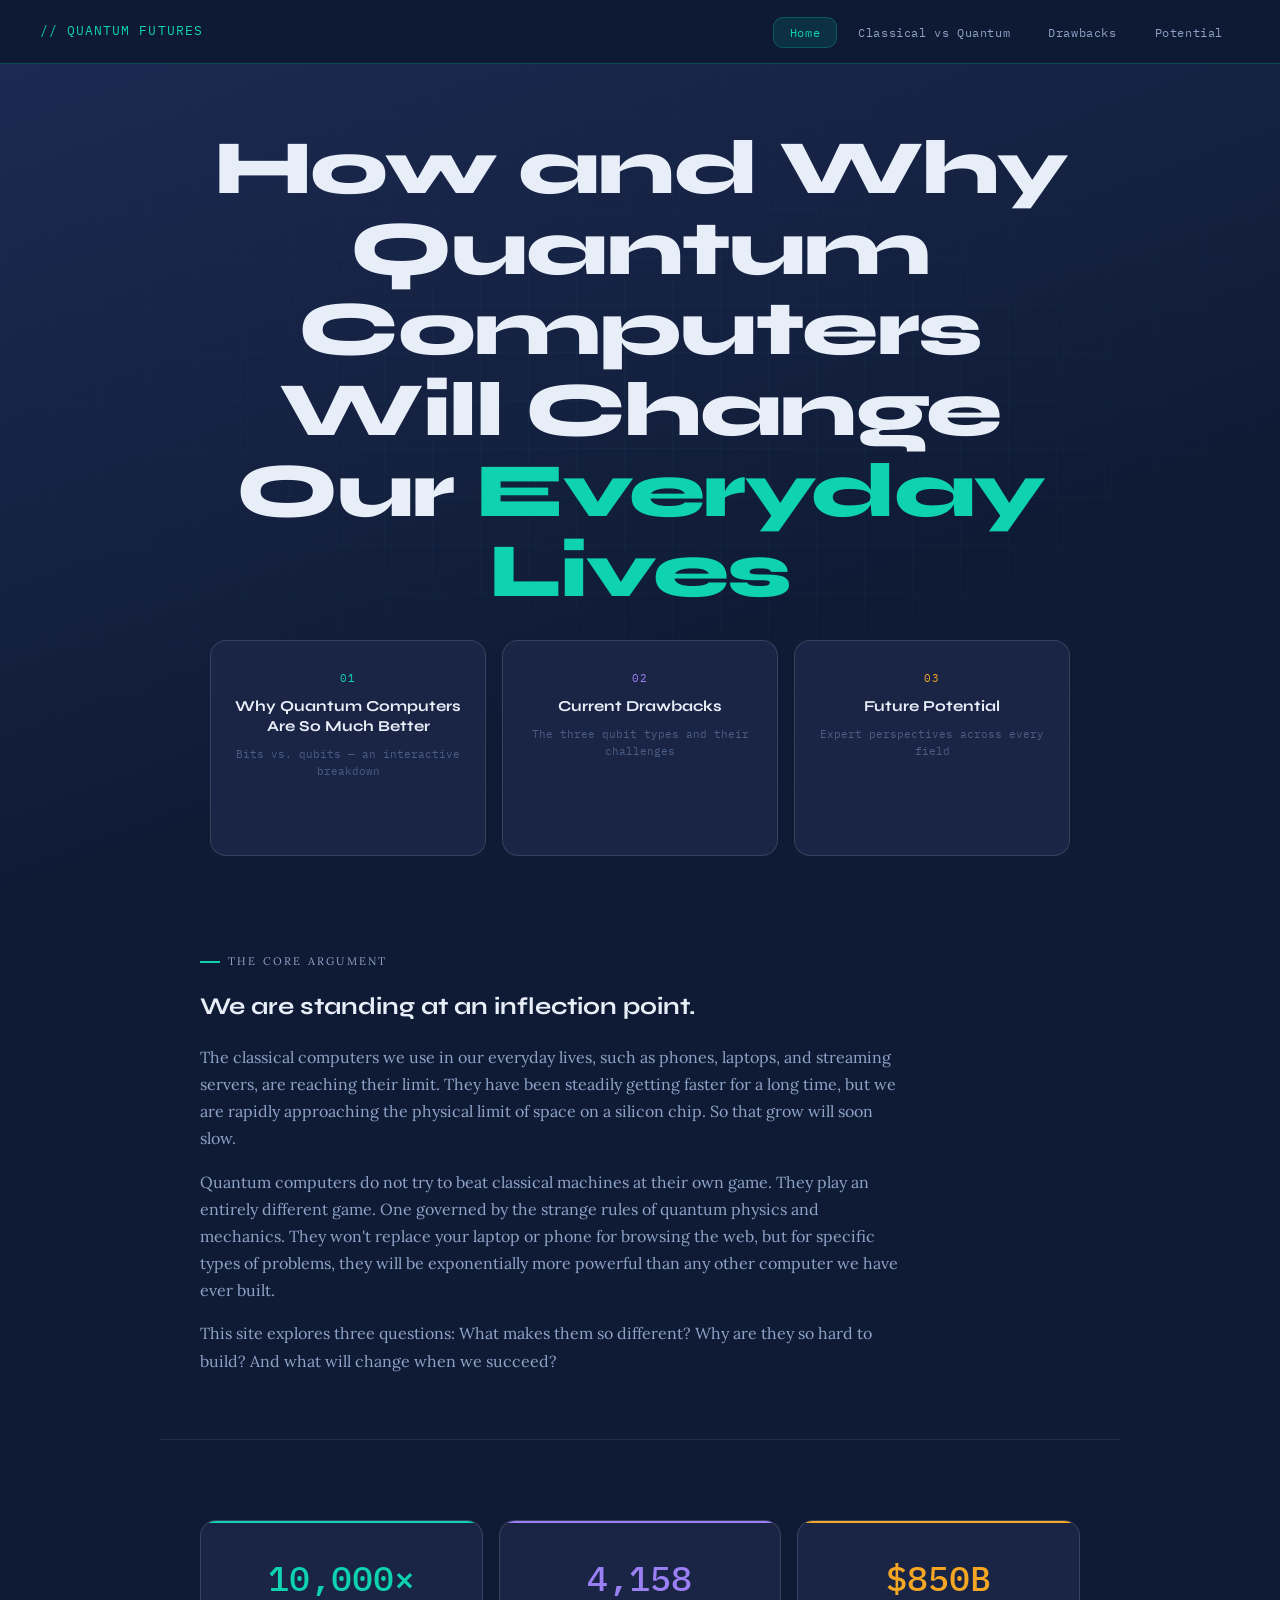
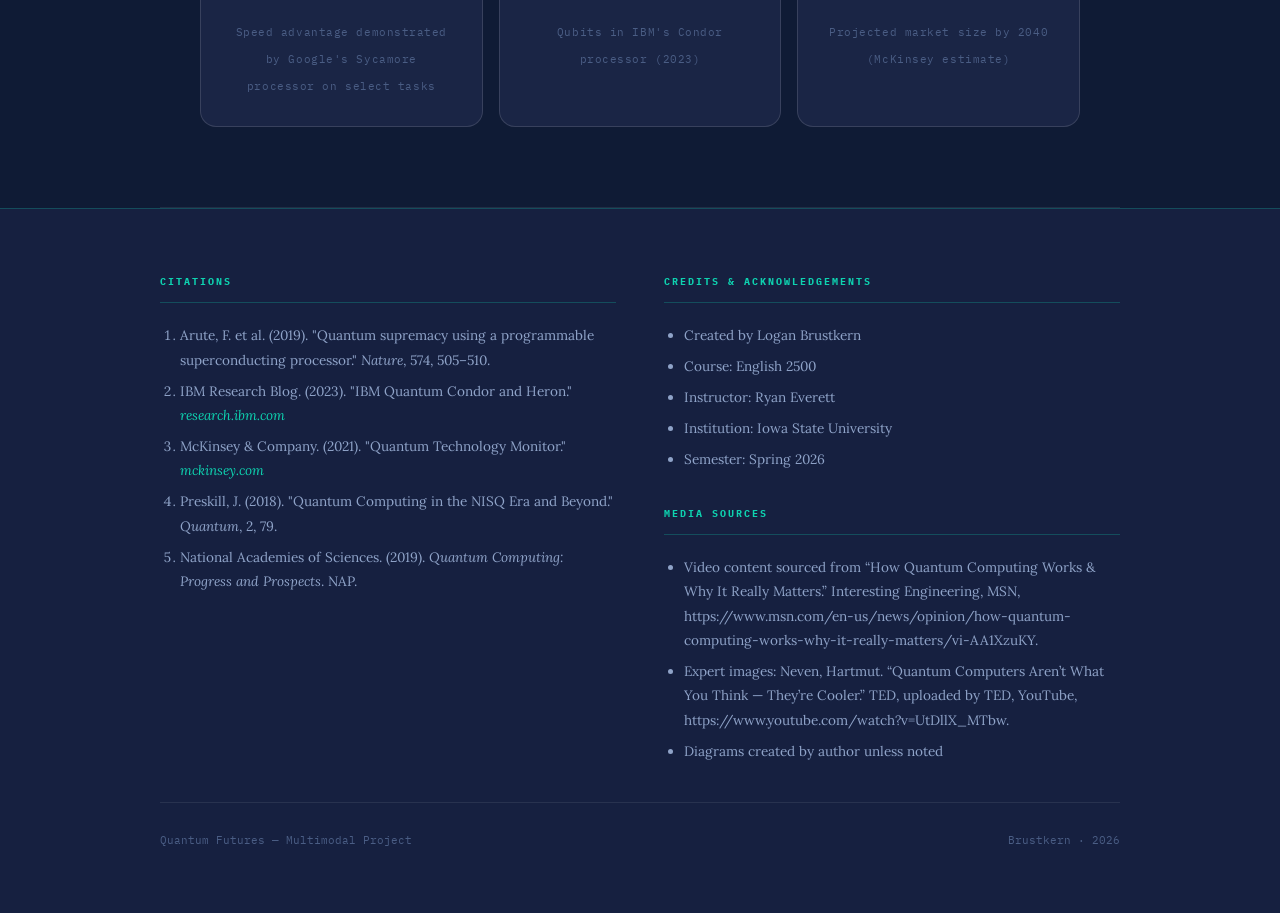
<file: index.html>
<!DOCTYPE html>
<html lang="en">
<head>
  <meta charset="UTF-8" />
  <meta name="viewport" content="width=device-width, initial-scale=1.0" />
  <title>Quantum Computers: Changing Everyday Life</title>
  <link rel="stylesheet" href="style.css" />
</head>
<body>

<nav>
  <a href="index.html" class="nav-brand">// QUANTUM FUTURES</a>
  <ul class="nav-links">
    <li><a href="index.html" class="active">Home</a></li>
    <li><a href="better.html">Classical vs Quantum</a></li>
    <li><a href="drawbacks.html">Drawbacks</a></li>
    <li><a href="potential.html">Potential</a></li>
  </ul>
</nav>

<main>
  <section class="hero">
    <div class="hero-grid"></div>
    <div class="hero-orb hero-orb-1"></div>
    <div class="hero-orb hero-orb-2"></div>

    <div style="position: relative; z-index: 1; width: 100%;">
      
      <h1 class="hero-title">
        How and Why Quantum Computers<br>
        Will Change Our <em>Everyday Lives</em>
      </h1>
     
      <div class="hero-nav-cards">
        <a href="better.html" class="hero-card">
          <span class="hero-card-num">01</span>
          <span class="hero-card-title">Why Quantum Computers Are So Much Better</span>
          <span class="hero-card-desc">Bits vs. qubits — an interactive breakdown</span>
          <span class="hero-card-arrow">→</span>
        </a>
        <a href="drawbacks.html" class="hero-card">
          <span class="hero-card-num">02</span>
          <span class="hero-card-title">Current Drawbacks</span>
          <span class="hero-card-desc">The three qubit types and their challenges</span>
          <span class="hero-card-arrow">→</span>
        </a>
        <a href="potential.html" class="hero-card">
          <span class="hero-card-num">03</span>
          <span class="hero-card-title">Future Potential</span>
          <span class="hero-card-desc">Expert perspectives across every field</span>
          <span class="hero-card-arrow">→</span>
        </a>
      </div>
    </div>
  </section>

  <!-- Brief intro section -->
  <section class="content-section fade-in">
    <p class="section-label">The Core Argument</p>
    <h2>We are standing at an inflection point.</h2>
    <p>
      The classical computers we use in our everyday lives, such as phones, laptops,
      and streaming servers, are reaching their limit. They have been steadily getting
      faster for a long time, but we are rapidly approaching the physical limit of
      space on a silicon chip. So that grow will soon slow.
    </p>
    <p>
      Quantum computers do not try to beat classical machines at their own game.
      They play an entirely different game. One governed by the strange rules of
      quantum physics and mechanics. They won't replace your laptop or phone for browsing the web,
      but for specific types of problems, they will be exponentially more
      powerful than any other computer we have ever built.
    </p>
    <p>
      This site explores three questions: What makes them so different? Why are
      they so hard to build? And what will change when we succeed?
    </p>
  </section>

  <section class="content-section fade-in">
    <div class="stat-row">
      <div class="stat-cell">
        <span class="stat-number">10,000×</span>
        <span class="stat-label">Speed advantage demonstrated by Google's Sycamore processor on select tasks</span>
      </div>
      <div class="stat-cell">
        <span class="stat-number">4,158</span>
        <span class="stat-label">Qubits in IBM's Condor processor (2023)</span>
      </div>
      <div class="stat-cell">
        <span class="stat-number">$850B</span>
        <span class="stat-label">Projected market size by 2040 (McKinsey estimate)</span>
      </div>
    </div>
  </section>

</main>

<!-- CREDITS / CITATIONS -->
<footer id="credits">
  <div class="credits-inner fade-in">
    <div class="credits-col">
      <h3>Citations</h3>
      <ol>
        <li>Arute, F. et al. (2019). "Quantum supremacy using a programmable superconducting processor." <em>Nature</em>, 574, 505–510.</li>
        <li>IBM Research Blog. (2023). "IBM Quantum Condor and Heron." <a href="https://research.ibm.com/blog" target="_blank">research.ibm.com</a></li>
        <li>McKinsey &amp; Company. (2021). "Quantum Technology Monitor." <a href="https://www.mckinsey.com" target="_blank">mckinsey.com</a></li>
        <li>Preskill, J. (2018). "Quantum Computing in the NISQ Era and Beyond." <em>Quantum</em>, 2, 79.</li>
        <li>National Academies of Sciences. (2019). <em>Quantum Computing: Progress and Prospects</em>. NAP.</li>
       
      </ol>
    </div>
    <div class="credits-col">
      <h3>Credits &amp; Acknowledgements</h3>
      <ul>
        <li>Created by Logan Brustkern</li>
        <li>Course: English 2500</li>
        <li>Instructor: Ryan Everett</li>
        <li>Institution: Iowa State University</li>
        <li>Semester: Spring 2026</li>
      </ul>
      <br>
      <h3>Media Sources</h3>
      <ul>
        <li>Video content sourced from “How Quantum Computing Works & Why It Really Matters.” Interesting Engineering, MSN, https://www.msn.com/en-us/news/opinion/how-quantum-computing-works-why-it-really-matters/vi-AA1XzuKY.</li>
        <li>Expert images: Neven, Hartmut. “Quantum Computers Aren’t What You Think — They’re Cooler.” TED, uploaded by TED, YouTube, https://www.youtube.com/watch?v=UtDllX_MTbw.</li>
        <li>Diagrams created by author unless noted</li>
        
      </ul>
    </div>
  </div>
  <div class="credits-bottom fade-in">
    <span>Quantum Futures — Multimodal Project</span>
    <span>Brustkern · 2026</span>
  </div>
</footer>

<script>
  const observer = new IntersectionObserver(entries => {
    entries.forEach(e => { if (e.isIntersecting) e.target.classList.add('visible'); });
  }, { threshold: 0.1 });
  document.querySelectorAll('.fade-in').forEach(el => observer.observe(el));
</script>
</body>
</html>
</file>
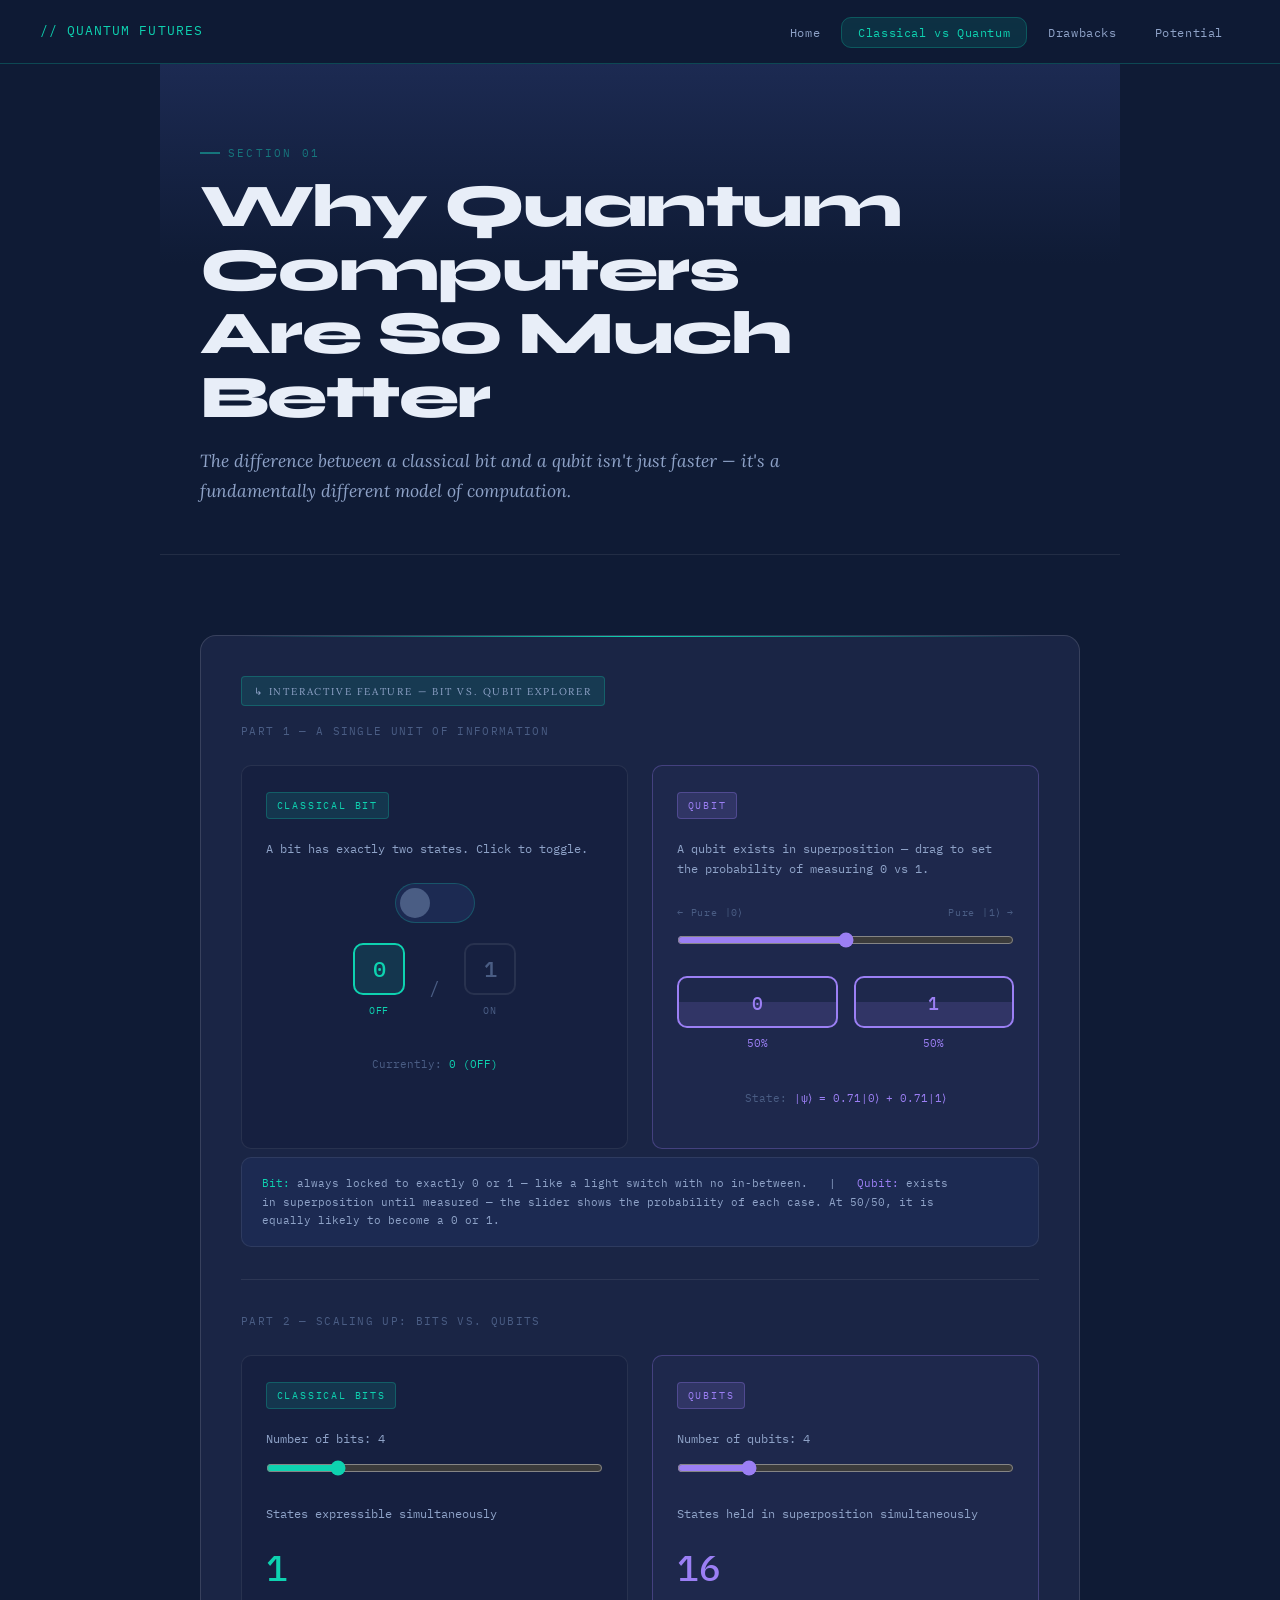
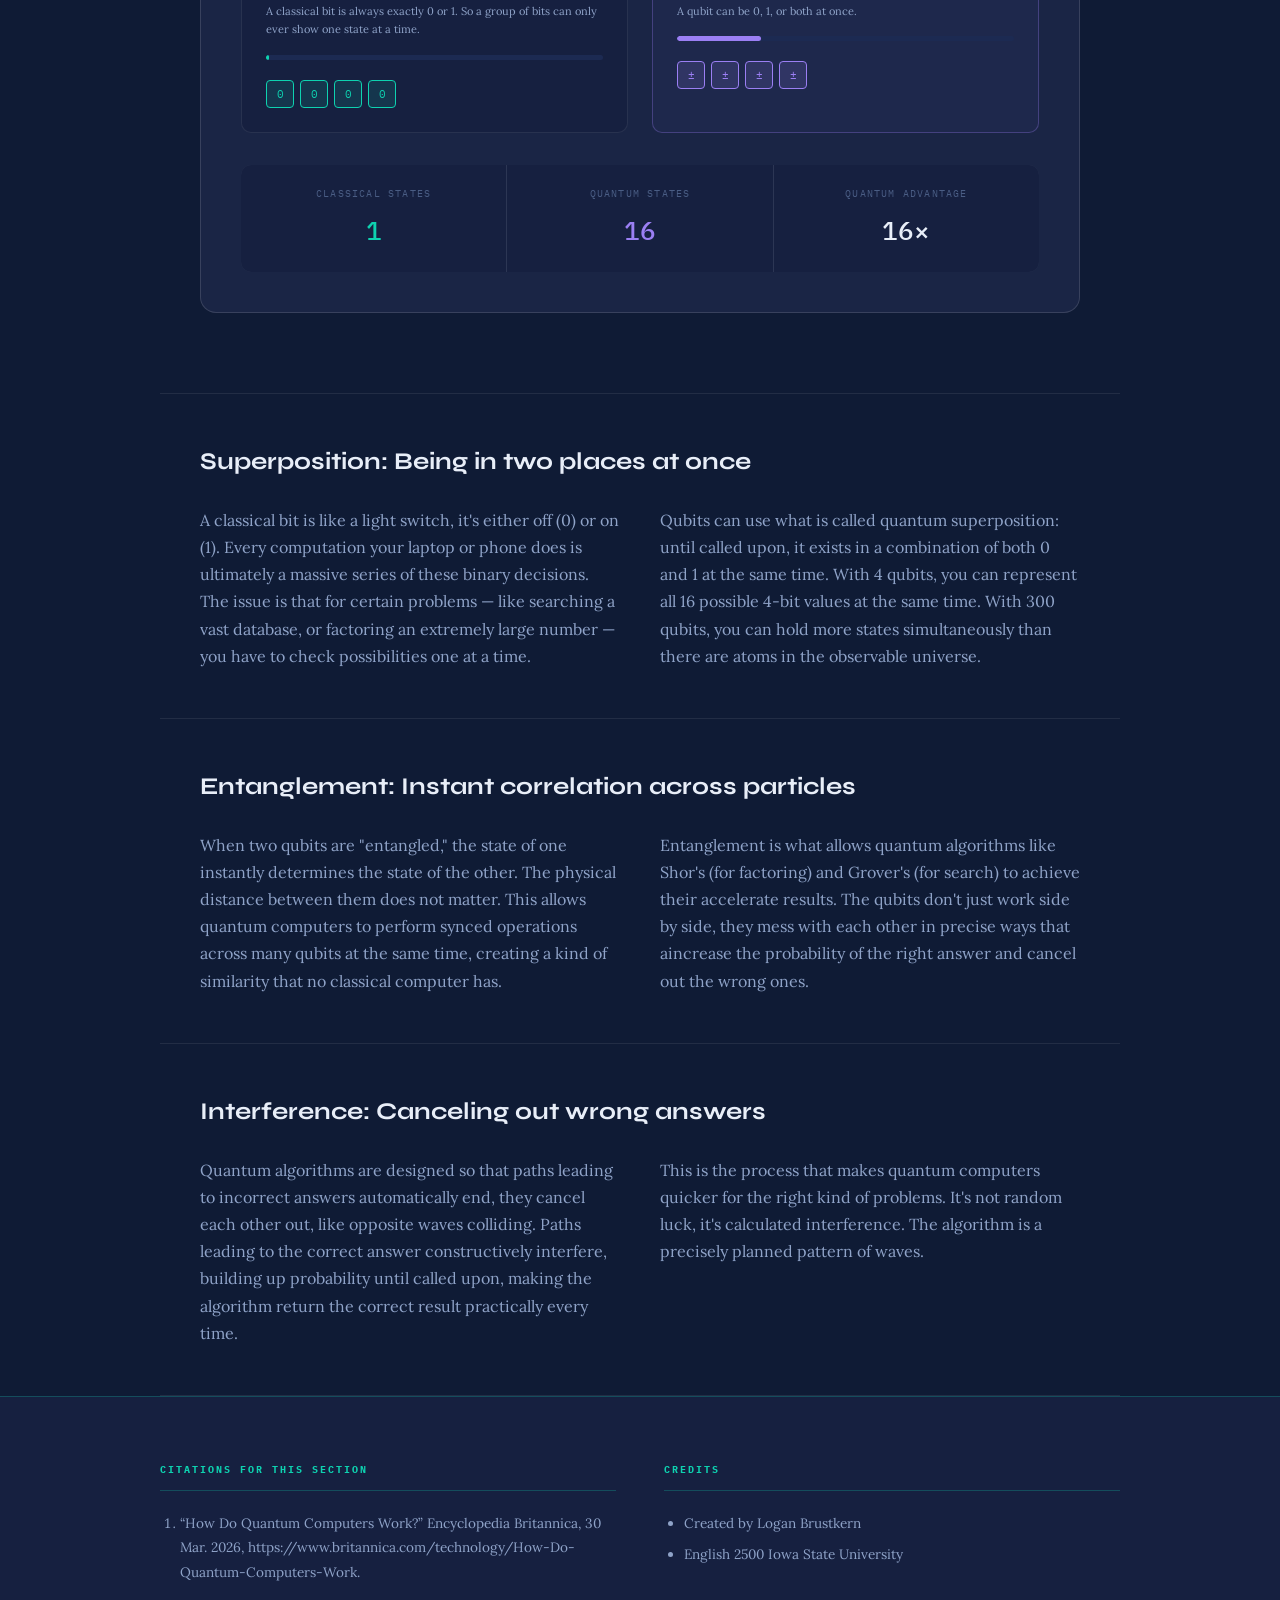
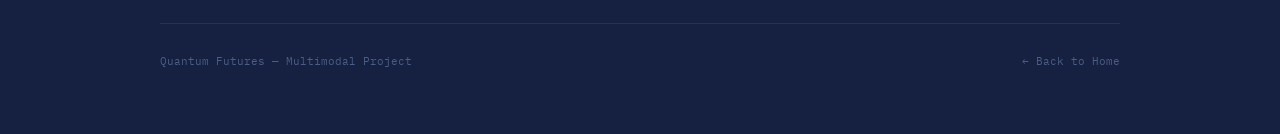
<file: better.html>
<!DOCTYPE html>
<html lang="en">
<head>
  <meta charset="UTF-8" />
  <meta name="viewport" content="width=device-width, initial-scale=1.0" />
  <title>Why Better — Quantum Futures</title>
  <link rel="stylesheet" href="style.css" />
</head>
<body>

<nav>
  <a href="index.html" class="nav-brand">// QUANTUM FUTURES</a>
  <ul class="nav-links">
    <li><a href="index.html">Home</a></li>
    <li><a href="better.html" class="active">Classical vs Quantum</a></li>
    <li><a href="drawbacks.html">Drawbacks</a></li>
    <li><a href="potential.html">Potential</a></li>
  </ul>
</nav>

<main>
  <header class="page-header fade-in">
    <p class="section-label">Section 01</p>
    <h1 class="page-title">Why Quantum Computers<br>Are So Much Better</h1>
    <p class="page-intro">
      The difference between a classical bit and a qubit isn't just faster —
      it's a fundamentally different model of computation.
    </p>
  </header>

  <!-- INTERACTIVE FEATURE -->
  <section class="content-section fade-in">
    <div class="feature-block">
      <p class="feature-label">↳ Interactive Feature — Bit vs. Qubit Explorer</p>

      <!-- PART 1: Switch vs Continuous Slider -->
      <p style="font-family: var(--mono); font-size: 11px; color: var(--text-dim); letter-spacing: 0.12em; text-transform: uppercase; margin-bottom: 1.25rem;">Part 1 — A single unit of information</p>

      <div class="slider-container" style="margin-bottom: 0.5rem;">

        <!-- BIT: on/off toggle -->
        <div class="slider-col is-classical">
          <span class="slider-col-label">Classical Bit</span>
          <p style="font-family: var(--mono); font-size: 12px; color: var(--text-muted); margin-bottom: 1.5rem;">A bit has exactly two states. Click to toggle.</p>

          <div style="display: flex; flex-direction: column; align-items: center; gap: 1.25rem;">
            <!-- Toggle switch -->
            <div id="bit-toggle" onclick="toggleBit()" style="
              width: 80px; height: 40px; border-radius: 20px;
              background: var(--navy-3); border: 1px solid var(--border-teal);
              position: relative; cursor: pointer;
              transition: background 0.25s;
            ">
              <div id="bit-thumb" style="
                position: absolute; top: 4px; left: 4px;
                width: 30px; height: 30px; border-radius: 50%;
                background: var(--text-dim);
                transition: transform 0.25s, background 0.25s;
              "></div>
            </div>

            <!-- State display -->
            <div style="display: flex; gap: 1.5rem; align-items: center;">
              <div style="text-align: center;">
                <div id="bit-state-0" style="
                  width: 52px; height: 52px; border-radius: 10px;
                  border: 2px solid var(--teal); background: var(--teal-pale);
                  display: flex; align-items: center; justify-content: center;
                  font-family: var(--mono); font-size: 1.4rem; font-weight: 500; color: var(--teal);
                ">0</div>
                <p style="font-family: var(--mono); font-size: 10px; color: var(--teal); margin-top: 0.4rem; letter-spacing: 0.08em;">OFF</p>
              </div>
              <div style="font-family: var(--mono); font-size: 18px; color: var(--text-dim);">/</div>
              <div style="text-align: center;">
                <div id="bit-state-1" style="
                  width: 52px; height: 52px; border-radius: 10px;
                  border: 2px solid var(--border); background: transparent;
                  display: flex; align-items: center; justify-content: center;
                  font-family: var(--mono); font-size: 1.4rem; font-weight: 500; color: var(--text-dim);
                  transition: all 0.25s;
                ">1</div>
                <p style="font-family: var(--mono); font-size: 10px; color: var(--text-dim); margin-top: 0.4rem; letter-spacing: 0.08em;">ON</p>
              </div>
            </div>

            <p id="bit-caption" style="font-family: var(--mono); font-size: 11px; color: var(--text-dim); text-align: center;">
              Currently: <span id="bit-val" style="color: var(--teal);">0 (OFF)</span>
            </p>
          </div>
        </div>

        <!-- QUBIT: continuous probability slider -->
        <div class="slider-col is-quantum">
          <span class="slider-col-label">Qubit</span>
          <p style="font-family: var(--mono); font-size: 12px; color: var(--text-muted); margin-bottom: 1.5rem;">A qubit exists in superposition — drag to set the probability of measuring 0 vs 1.</p>

          <div style="display: flex; flex-direction: column; align-items: center; gap: 1.25rem;">
            <!-- Probability slider -->
            <div style="width: 100%;">
              <div style="display: flex; justify-content: space-between; font-family: var(--mono); font-size: 10px; color: var(--text-dim); margin-bottom: 0.5rem; letter-spacing: 0.08em;">
                <span>← Pure |0⟩</span><span>Pure |1⟩ →</span>
              </div>
              <input type="range" id="qubit-prob" min="0" max="100" value="50" step="1"
                style="width: 100%; accent-color: var(--violet);" oninput="updateQubit()" />
            </div>

            <!-- State display: two boxes with dynamic fill -->
            <div style="display: flex; gap: 1rem; align-items: flex-end; width: 100%;">
              <div style="flex: 1; text-align: center;">
                <div style="position: relative; height: 52px; border-radius: 10px; border: 2px solid var(--violet); overflow: hidden; background: transparent;">
                  <div id="q-fill-0" style="
                    position: absolute; bottom: 0; left: 0; right: 0;
                    background: var(--violet-pale); transition: height 0.2s;
                    height: 50%;
                  "></div>
                  <span style="position: relative; font-family: var(--mono); font-size: 1.1rem; font-weight: 500; color: var(--violet); line-height: 52px;">0</span>
                </div>
                <p id="q-prob-0" style="font-family: var(--mono); font-size: 11px; color: var(--violet); margin-top: 0.4rem;">50%</p>
              </div>
              <div style="flex: 1; text-align: center;">
                <div style="position: relative; height: 52px; border-radius: 10px; border: 2px solid var(--violet); overflow: hidden; background: transparent;">
                  <div id="q-fill-1" style="
                    position: absolute; bottom: 0; left: 0; right: 0;
                    background: var(--violet-pale); transition: height 0.2s;
                    height: 50%;
                  "></div>
                  <span style="position: relative; font-family: var(--mono); font-size: 1.1rem; font-weight: 500; color: var(--violet); line-height: 52px;">1</span>
                </div>
                <p id="q-prob-1" style="font-family: var(--mono); font-size: 11px; color: var(--violet); margin-top: 0.4rem;">50%</p>
              </div>
            </div>

            <p style="font-family: var(--mono); font-size: 11px; color: var(--text-dim); text-align: center;">
              State: <span id="qubit-state-label" style="color: var(--violet);">|ψ⟩ = 0.71|0⟩ + 0.71|1⟩</span>
            </p>
          </div>
        </div>
      </div>

      <div style="background: var(--navy-3); border: 1px solid var(--border); border-radius: var(--radius); padding: 1rem 1.25rem; margin-bottom: 2rem;">
        <p style="font-family: var(--mono); font-size: 11px; color: var(--text-muted); margin: 0; line-height: 1.7;">
          <span style="color: var(--teal);">Bit:</span> always locked to exactly 0 or 1 — like a light switch with no in-between.
          &nbsp;&nbsp;|&nbsp;&nbsp;
          <span style="color: var(--violet);">Qubit:</span> exists in superposition until measured — the slider shows the probability of each case. At 50/50, it is equally likely to become a 0 or 1.
        </p>
      </div>

      <!-- DIVIDER -->
      <div style="border-top: 1px solid var(--border); margin-bottom: 2rem;"></div>
      <p style="font-family: var(--mono); font-size: 11px; color: var(--text-dim); letter-spacing: 0.12em; text-transform: uppercase; margin-bottom: 1.25rem;">Part 2 — Scaling up: bits vs. qubits</p>

      <div class="slider-container" style="margin-bottom: 2rem;">

        <!-- CLASSICAL BIT SIDE -->
        <div class="slider-col is-classical">
          <span class="slider-col-label">Classical Bits</span>

          <div class="slider-group" style="margin-bottom: 1.25rem;">
            <label>Number of bits: <span id="bit-count-label">4</span></label>
            <input type="range" id="bit-slider" min="1" max="16" value="4" step="1" />
          </div>

          <p style="font-family: var(--mono); font-size: 12px; color: var(--text-muted); margin-bottom: 0.4rem;">States expressible simultaneously</p>
          <div class="slider-display" id="classical-states">1</div>
          <p class="slider-desc">A classical bit is always exactly 0 or 1. So a group of bits can only ever show one state at a time.</p>

          <div class="comparison-bar">
            <div class="comparison-bar-fill" id="classical-bar" style="width: 1%;"></div>
          </div>
          <div id="bit-visual" style="display: flex; flex-wrap: wrap; gap: 6px; margin-top: 1.25rem;"></div>
        </div>

        <!-- QUBIT SIDE -->
        <div class="slider-col is-quantum">
          <span class="slider-col-label">Qubits</span>

          <div class="slider-group" style="margin-bottom: 1.25rem;">
            <label>Number of qubits: <span id="qubit-count-label">4</span></label>
            <input type="range" id="qubit-slider" min="1" max="16" value="4" step="1" />
          </div>

          <p style="font-family: var(--mono); font-size: 12px; color: var(--text-muted); margin-bottom: 0.4rem;">States held in superposition simultaneously</p>
          <div class="slider-display" id="quantum-states">16</div>
          <p class="slider-desc">A qubit can be 0, 1, or both at once.</p>

          <div class="comparison-bar">
            <div class="comparison-bar-fill purple" id="quantum-bar" style="width: 25%;"></div>
          </div>
          <div id="qubit-visual" style="display: flex; flex-wrap: wrap; gap: 6px; margin-top: 1.25rem;"></div>
        </div>
      </div>

      <div class="summary-bar">
        <div class="summary-cell">
          <div class="summary-cell-label">Classical states</div>
          <div class="summary-cell-value" id="summary-classical" style="color: var(--teal);">1</div>
        </div>
        <div class="summary-cell">
          <div class="summary-cell-label">Quantum states</div>
          <div class="summary-cell-value" id="summary-quantum" style="color: var(--violet);">16</div>
        </div>
        <div class="summary-cell">
          <div class="summary-cell-label">Quantum advantage</div>
          <div class="summary-cell-value" id="summary-advantage" style="color: var(--text);">16×</div>
        </div>
      </div>

    </div>
  </section>

  <!-- SUPPORTING TEXT -->
  <section class="content-section fade-in">
    <h2>Superposition: Being in two places at once</h2>
    <div class="supporting-text">
      <p>
        A classical bit is like a light switch, it's either off (0) or on (1). Every computation
        your laptop or phone does is ultimately a massive series of these binary decisions.
        The issue is that for certain problems — like searching a vast database, or
        factoring an extremely large number — you have to check possibilities one at a time.
      </p>
      <p>
        Qubits can use what is called quantum superposition: until called upon, it exists in a
        combination of both 0 and 1 at the same time. With 4 qubits, you can represent
        all 16 possible 4-bit values at the same time. With 300 qubits, you can hold
        more states simultaneously than there are atoms in the observable universe.
      </p>
    </div>
  </section>

  <section class="content-section fade-in">
    <h2>Entanglement: Instant correlation across particles</h2>
    <div class="supporting-text">
      <p>
        When two qubits are "entangled," the state of one instantly determines the state
        of the other. The physical distance between them does not matter. This allows quantum
        computers to perform synced operations across many qubits at the same time,
        creating a kind of similarity that no classical computer has.
      </p>
      <p>
        Entanglement is what allows quantum algorithms like Shor's (for factoring) and
        Grover's (for search) to achieve their accelerate results. The qubits don't just
        work side by side, they mess with each other in precise ways that
        aincrease the probability of the right answer and cancel out the wrong ones.
      </p>
    </div>
  </section>

  <section class="content-section fade-in">
    <h2>Interference: Canceling out wrong answers</h2>
    <div class="supporting-text">
      <p>
        Quantum algorithms are designed so that paths leading to incorrect answers
        automatically end, they cancel each other out, like opposite waves
        colliding. Paths leading to the correct answer constructively interfere,
        building up probability until called upon, making the algorithm return the
        correct result practically every time.
      </p>
      <p>
        This is the process that makes quantum computers quicker for the right kind of
        problems. It's not random luck, it's calculated interference. The algorithm is
        a precisely planned pattern of waves.
      </p>
    </div>
  </section>

</main>

<footer id="credits">
  <div class="credits-inner fade-in">
    <div class="credits-col">
      <h3>Citations for this section</h3>
      <ol>
        <li>“How Do Quantum Computers Work?” Encyclopedia Britannica, 30 Mar. 2026, https://www.britannica.com/technology/How-Do-Quantum-Computers-Work.</li>
        
      </ol>
    </div>
    <div class="credits-col">
      <h3>Credits</h3>
      <ul>
        <li>Created by Logan Brustkern</li>
        <li>English 2500 Iowa State University</li>
      </ul>
    </div>
  </div>
  <div class="credits-bottom fade-in">
    <span>Quantum Futures — Multimodal Project</span>
    <span><a href="index.html" style="color: var(--accent); text-decoration: none;">← Back to Home</a></span>
  </div>
</footer>

<script>
  // ── Part 1: Bit toggle ──
  let bitOn = false;
  function toggleBit() {
    bitOn = !bitOn;
    const toggle = document.getElementById('bit-toggle');
    const thumb  = document.getElementById('bit-thumb');
    const s0     = document.getElementById('bit-state-0');
    const s1     = document.getElementById('bit-state-1');
    const label  = document.getElementById('bit-val');

    toggle.style.background = bitOn ? 'rgba(14,210,176,0.2)' : 'var(--navy-3)';
    thumb.style.transform   = bitOn ? 'translateX(40px)' : 'translateX(0)';
    thumb.style.background  = bitOn ? 'var(--teal)' : 'var(--text-dim)';

    if (bitOn) {
      s0.style.borderColor = 'var(--border)'; s0.style.background = 'transparent'; s0.style.color = 'var(--text-dim)';
      s1.style.borderColor = 'var(--teal)';   s1.style.background = 'var(--teal-pale)'; s1.style.color = 'var(--teal)';
      label.textContent = '1 (ON)'; label.style.color = 'var(--teal)';
    } else {
      s0.style.borderColor = 'var(--teal)';   s0.style.background = 'var(--teal-pale)'; s0.style.color = 'var(--teal)';
      s1.style.borderColor = 'var(--border)'; s1.style.background = 'transparent';      s1.style.color = 'var(--text-dim)';
      label.textContent = '0 (OFF)'; label.style.color = 'var(--teal)';
    }
  }

  // ── Part 1: Qubit probability display ──
  function updateQubit() {
    const v    = parseInt(document.getElementById('qubit-prob').value);
    const p1   = v;          // probability of |1⟩ in %
    const p0   = 100 - v;    // probability of |0⟩ in %
    const a1   = Math.sqrt(p1 / 100).toFixed(2);
    const a0   = Math.sqrt(p0 / 100).toFixed(2);

    document.getElementById('q-fill-0').style.height = p0 + '%';
    document.getElementById('q-fill-1').style.height = p1 + '%';
    document.getElementById('q-prob-0').textContent  = p0 + '%';
    document.getElementById('q-prob-1').textContent  = p1 + '%';

    let stateStr;
    if (p0 === 100)      stateStr = '|ψ⟩ = |0⟩';
    else if (p1 === 100) stateStr = '|ψ⟩ = |1⟩';
    else                 stateStr = `|ψ⟩ = ${a0}|0⟩ + ${a1}|1⟩`;
    document.getElementById('qubit-state-label').textContent = stateStr;
  }
  updateQubit();

  // ── Part 2: Slider logic ──
  function fmt(n) {
    if (n >= 1e12) return (n / 1e12).toFixed(1) + 'T';
    if (n >= 1e9)  return (n / 1e9).toFixed(1) + 'B';
    if (n >= 1e6)  return (n / 1e6).toFixed(1) + 'M';
    if (n >= 1e3)  return (n / 1e3).toFixed(1) + 'K';
    return n.toString();
  }

  function renderBits(container, count, isQubit) {
    container.innerHTML = '';
    const max = Math.min(count, 16);
    for (let i = 0; i < max; i++) {
      const el = document.createElement('div');
    el.style.cssText = `
        width: 28px; height: 28px; border: 1px solid ${isQubit ? 'var(--violet)' : 'var(--teal)'};
        display: flex; align-items: center; justify-content: center;
        font-family: var(--mono); font-size: 11px;
        color: ${isQubit ? 'var(--violet)' : 'var(--teal)'};
        background: ${isQubit ? 'var(--violet-pale)' : 'var(--teal-pale)'};
        border-radius: 4px;
      `;
      el.textContent = isQubit ? '±' : '0';
      container.appendChild(el);
    }
    if (count > 16) {
      const more = document.createElement('span');
      more.style.cssText = 'font-family: var(--mono); font-size: 11px; color: var(--text-dim); align-self: center; padding-left: 4px;';
      more.textContent = `+${count - 16} more`;
      container.appendChild(more);
    }
  }

  function update() {
    const bits   = parseInt(document.getElementById('bit-slider').value);
    const qubits = parseInt(document.getElementById('qubit-slider').value);

    // Classical: always 1 state at a time
    const classicalStates = 1;
    // Quantum: 2^n states
    const quantumStates = Math.pow(2, qubits);

    document.getElementById('bit-count-label').textContent    = bits;
    document.getElementById('qubit-count-label').textContent  = qubits;
    document.getElementById('classical-states').textContent   = classicalStates;
    document.getElementById('quantum-states').textContent     = fmt(quantumStates);
    document.getElementById('summary-classical').textContent  = classicalStates;
    document.getElementById('summary-quantum').textContent    = fmt(quantumStates);
    document.getElementById('summary-advantage').textContent  = fmt(quantumStates) + '×';

    // Bar widths (log scale for visual clarity)
    const maxLog = Math.log2(Math.pow(2, 16));
    const qLog   = Math.log2(quantumStates);
    document.getElementById('classical-bar').style.width = '1%';
    document.getElementById('quantum-bar').style.width   = Math.max(2, (qLog / maxLog) * 100) + '%';

    renderBits(document.getElementById('bit-visual'),   bits,   false);
    renderBits(document.getElementById('qubit-visual'), qubits, true);
  }

  document.getElementById('bit-slider').addEventListener('input', update);
  document.getElementById('qubit-slider').addEventListener('input', update);
  update();

  // Scroll animations
  const observer = new IntersectionObserver(entries => {
    entries.forEach(e => { if (e.isIntersecting) e.target.classList.add('visible'); });
  }, { threshold: 0.1 });
  document.querySelectorAll('.fade-in').forEach(el => observer.observe(el));
</script>
</body>
</html>
</file>
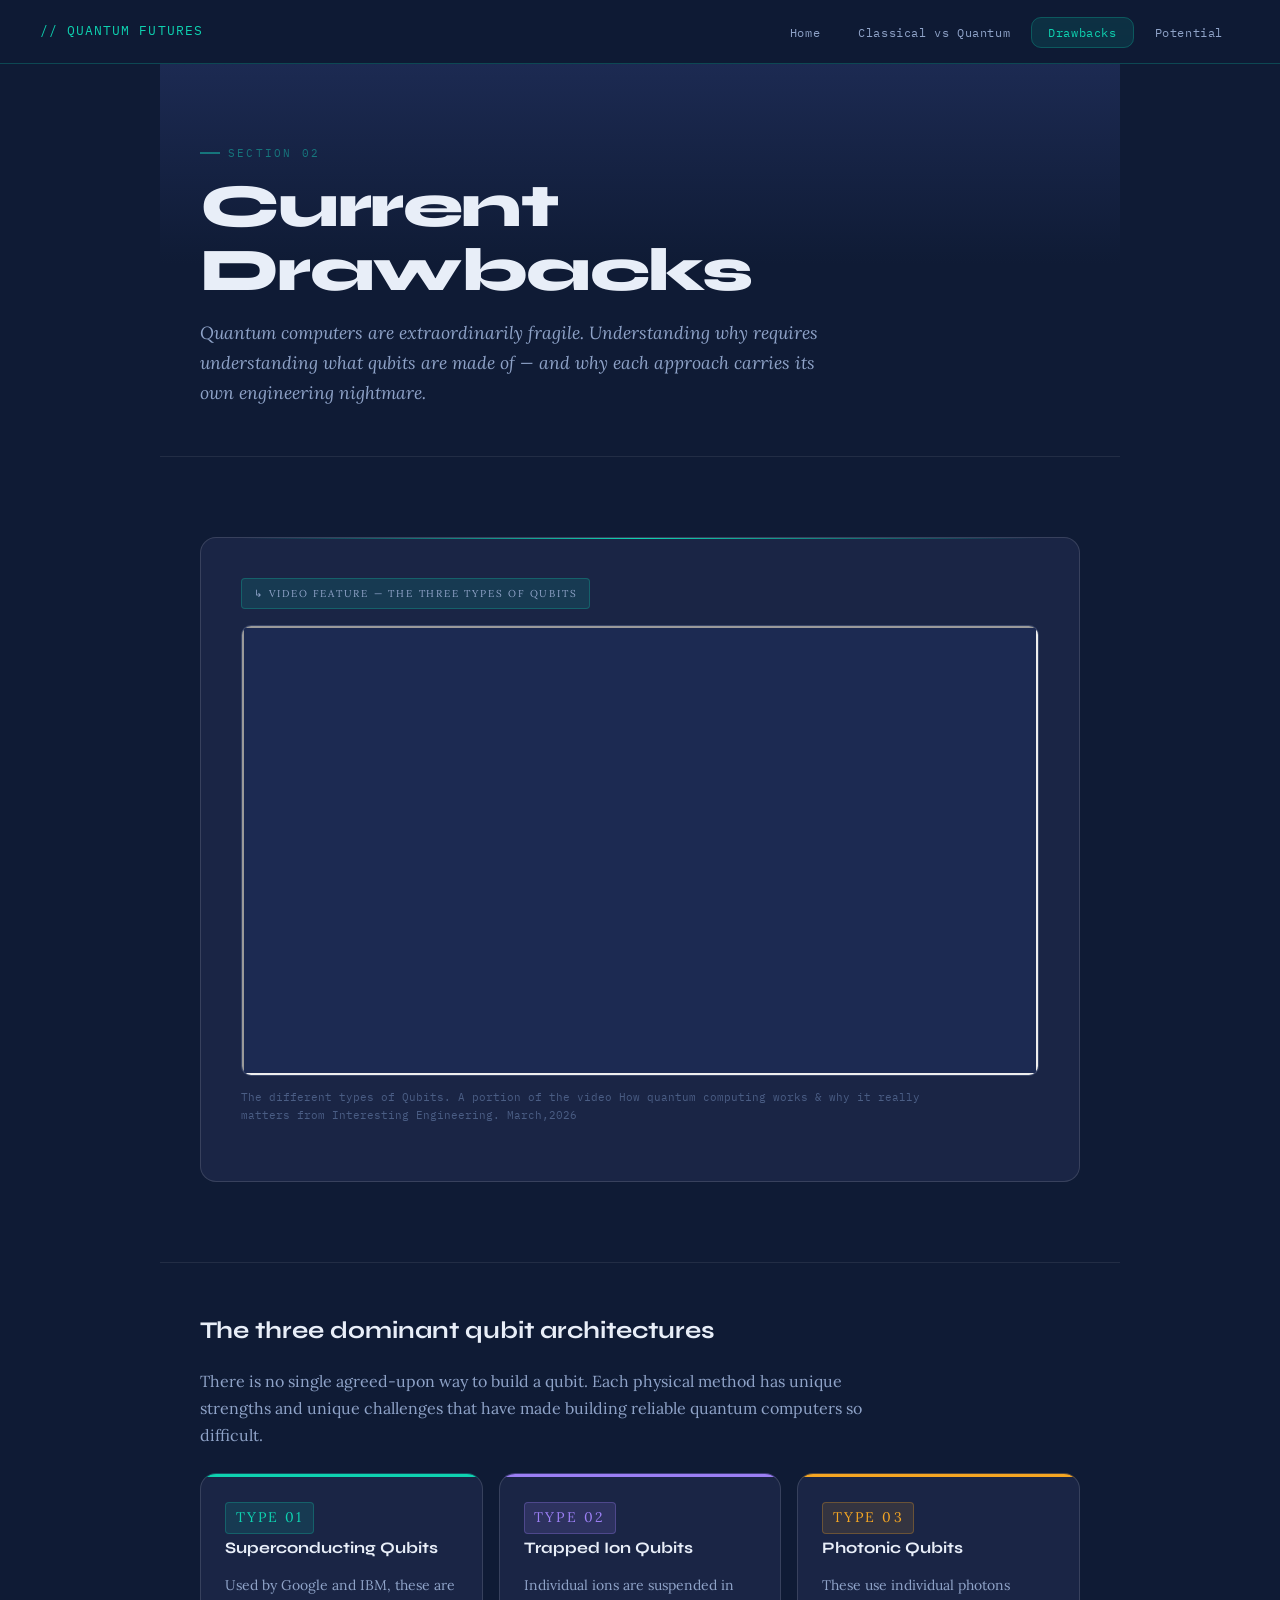
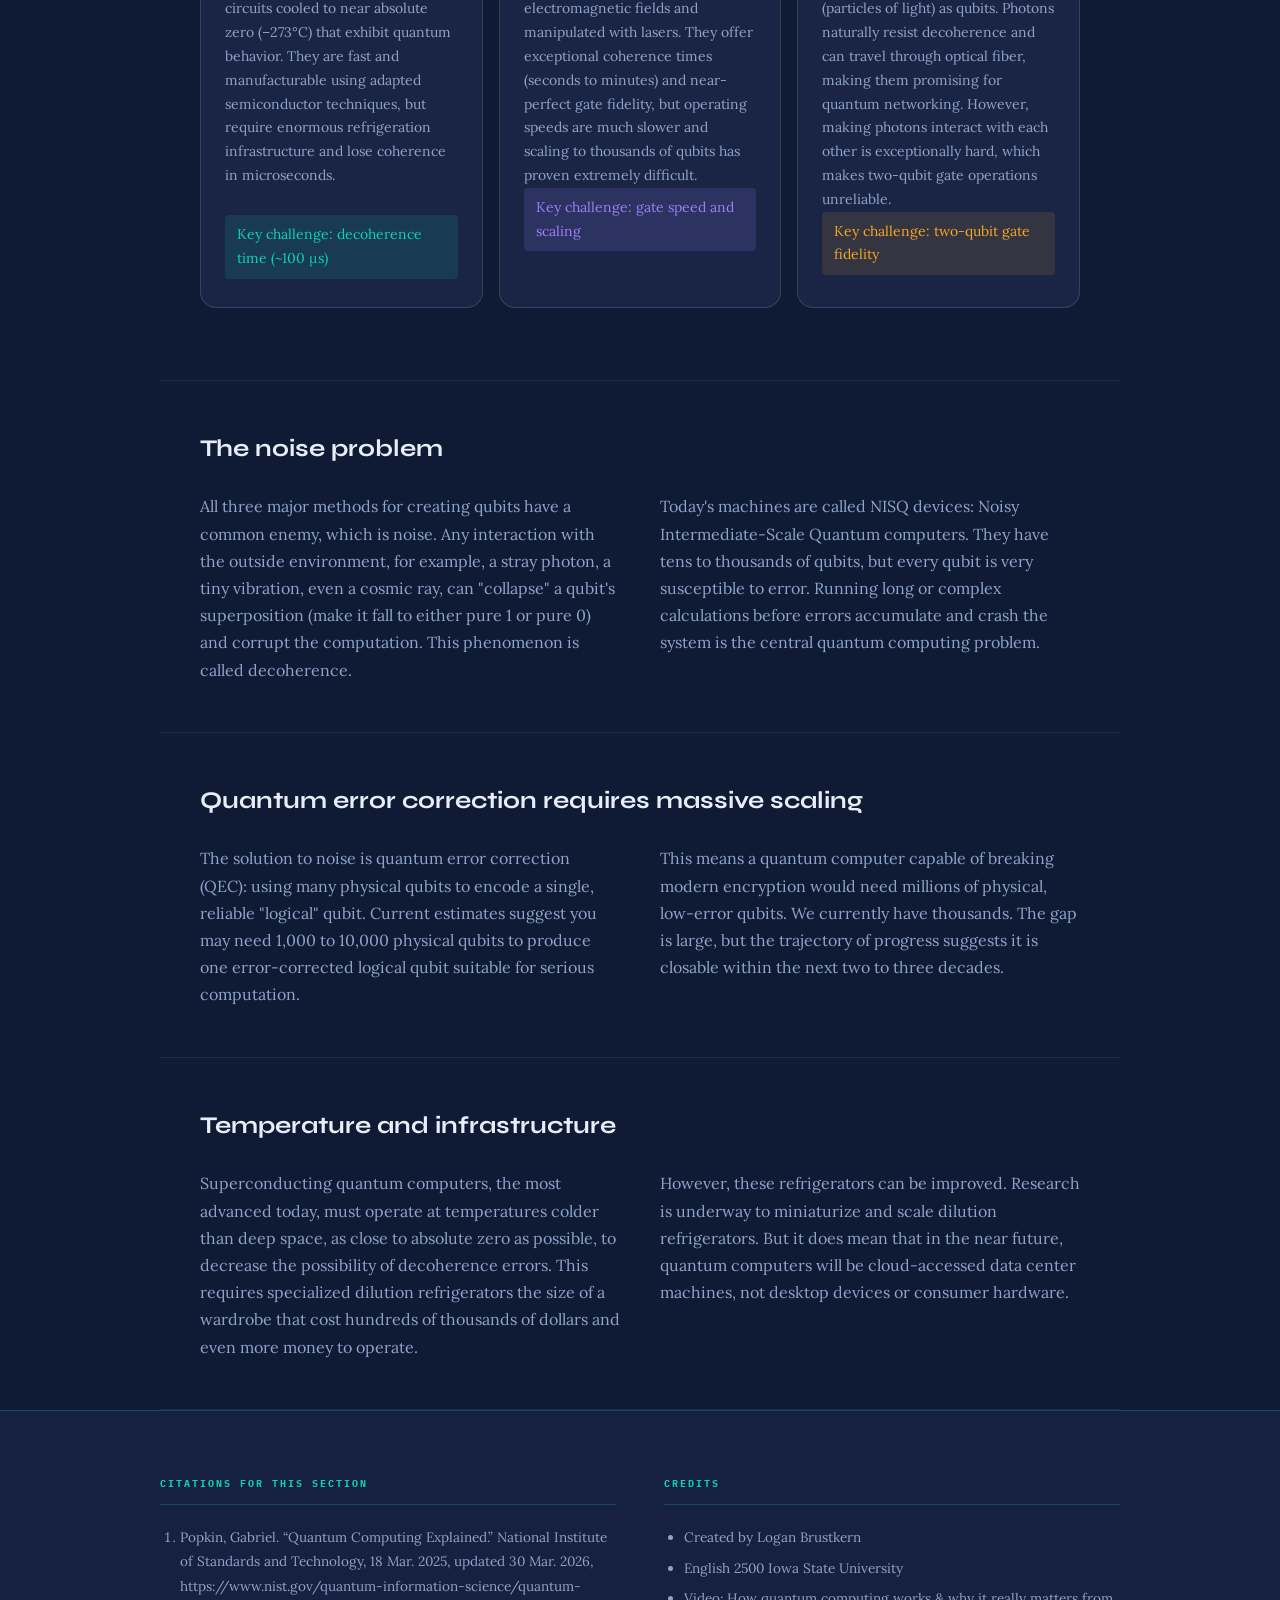
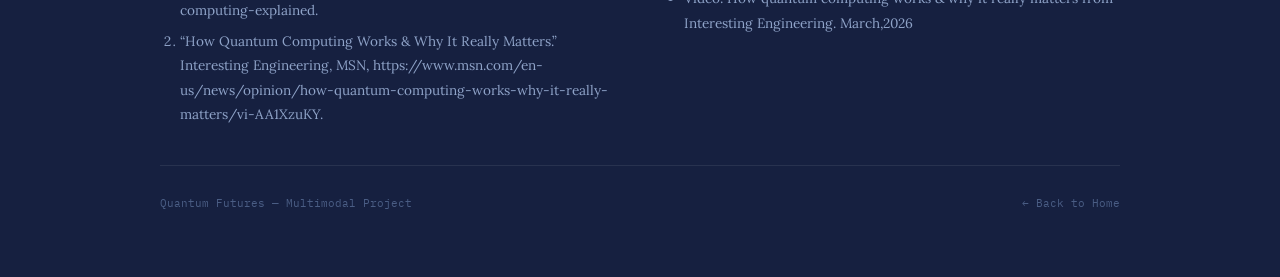
<file: drawbacks.html>
<!DOCTYPE html>
<html lang="en">
<head>
  <meta charset="UTF-8" />
  <meta name="viewport" content="width=device-width, initial-scale=1.0" />
  <title>Drawbacks — Quantum Futures</title>
  <link rel="stylesheet" href="style.css" />
</head>
<body>

<nav>
  <a href="index.html" class="nav-brand">// QUANTUM FUTURES</a>
  <ul class="nav-links">
    <li><a href="index.html">Home</a></li>
    <li><a href="better.html">Classical vs Quantum</a></li>
    <li><a href="drawbacks.html" class="active">Drawbacks</a></li>
    <li><a href="potential.html">Potential</a></li>
  </ul>
</nav>

<main>
  <header class="page-header fade-in">
    <p class="section-label">Section 02</p>
    <h1 class="page-title">Current Drawbacks</h1>
    <p class="page-intro">
      Quantum computers are extraordinarily fragile. Understanding why requires
      understanding what qubits are made of — and why each approach carries
      its own engineering nightmare.
    </p>
  </header>

  <!-- VIDEO FEATURE -->
  <section class="content-section fade-in">
    <div class="feature-block">
      <p class="feature-label">↳ Video Feature — The Three Types of Qubits</p>

      <div class="video-wrapper">
        <iframe src="https://drive.google.com/file/d/1hqPv13AsnwfabMS4YE-BOGn7VHBqu9-O/preview"
          width="640"
          height="360"
          allow="autoplay"
          allowfullscreen></iframe>
       
      </div>

      <p style="font-family: var(--mono); font-size: 11px; color: var(--text-dim); margin-top: 0.75rem;">
        The different types of Qubits. A portion of the video How quantum computing works & why it really matters from Interesting Engineering. March,2026      </p>
    </div>
  </section>

  <!-- THREE QUBIT TYPES -->
  <section class="content-section fade-in">
    <h2>The three dominant qubit architectures</h2>
    <p>
      There is no single agreed-upon way to build a qubit. Each physical
      method has unique strengths and unique challenges that have
      made building reliable quantum computers so difficult.
    </p>

    <div class="qubit-cards">
      <div class="qubit-card">
        <p class="qubit-card-type">Type 01</p>
        <h3>Superconducting Qubits</h3>
        <p>
          Used by Google and IBM, these are circuits cooled to near absolute
          zero (–273°C) that exhibit quantum behavior. They are fast and
          manufacturable using adapted semiconductor techniques, but require
          enormous refrigeration infrastructure and lose coherence in
          microseconds.
        </p>
        <br>
        <p class="qubit-challenge">
          Key challenge: decoherence time (~100 μs)
        </p>
      </div>

      <div class="qubit-card">
        <p class="qubit-card-type">Type 02</p>
        <h3>Trapped Ion Qubits</h3>
        <p>
          Individual ions are suspended in electromagnetic fields and
          manipulated with lasers. They offer exceptional coherence times
          (seconds to minutes) and near-perfect gate fidelity, but operating
          speeds are much slower and scaling to thousands of qubits has
          proven extremely difficult.
        </p>
        <p class="qubit-challenge">
          Key challenge: gate speed and scaling
        </p>
      </div>

      <div class="qubit-card">
        <p class="qubit-card-type">Type 03</p>
        <h3>Photonic Qubits</h3>
        <p>
          These use individual photons (particles of light) as qubits.
          Photons naturally resist decoherence and can travel through
          optical fiber, making them promising for quantum networking.
          However, making photons interact with each other is exceptionally
          hard, which makes two-qubit gate operations unreliable.
        </p>
        <p class="qubit-challenge">
          Key challenge: two-qubit gate fidelity
        </p>
      </div>
    </div>
  </section>

  <!-- SUPPORTING TEXT -->
  <section class="content-section fade-in">
    <h2>The noise problem</h2>
    <div class="supporting-text">
      <p>
        All three major methods for creating qubits have a common enemy, which is noise. 
        Any interaction with the outside environment, for example, a stray photon, a tiny
        vibration, even a cosmic ray, can "collapse" a qubit's superposition (make it fall to either pure 1 or pure 0)
        and corrupt the computation. This phenomenon is called decoherence.
      </p>
      <p>
        Today's machines are called NISQ devices: Noisy Intermediate-Scale
        Quantum computers. They have tens to thousands of qubits, but every
        qubit is very susceptible to error. Running long or complex calculations before errors
        accumulate and crash the system is the central quantum computing problem.
      </p>
    </div>
  </section>

  <section class="content-section fade-in">
    <h2>Quantum error correction requires massive scaling</h2>
    <div class="supporting-text">
      <p>
        The solution to noise is quantum error correction (QEC): using many
        physical qubits to encode a single, reliable "logical" qubit. Current
        estimates suggest you may need 1,000 to 10,000 physical qubits to
        produce one error-corrected logical qubit suitable for serious computation.
      </p>
      <p>
        This means a quantum computer capable of breaking modern encryption
        would need millions of physical, low-error qubits. We currently have
        thousands. The gap is large, but the trajectory of progress suggests
        it is closable within the next two to three decades.
      </p>
    </div>
  </section>

  <section class="content-section fade-in">
    <h2>Temperature and infrastructure</h2>
    <div class="supporting-text">
      <p>
        Superconducting quantum computers, the most advanced today, must
        operate at temperatures colder than deep space, as close to absolute
        zero as possible, to decrease the possibility of decoherence errors.
        This requires specialized dilution refrigerators the size of a wardrobe 
        that cost hundreds of thousands of dollars and even more money to operate.
      </p>
      <p>
        However, these refrigerators can be improved. Research is underway
        to miniaturize and scale dilution refrigerators. But it does mean
        that in the near future, quantum computers will be cloud-accessed data center
        machines, not desktop devices or consumer hardware.
      </p>
    </div>
  </section>

</main>

<footer id="credits">
  <div class="credits-inner fade-in">
    <div class="credits-col">
      <h3>Citations for this section</h3>
      <ol>
        <li>Popkin, Gabriel. “Quantum Computing Explained.” National Institute of Standards and Technology, 18 Mar. 2025, updated 30 Mar. 2026, https://www.nist.gov/quantum-information-science/quantum-computing-explained.</li>
        <li>“How Quantum Computing Works & Why It Really Matters.” Interesting Engineering, MSN, https://www.msn.com/en-us/news/opinion/how-quantum-computing-works-why-it-really-matters/vi-AA1XzuKY. </li>
        
      </ol>
    </div>
    <div class="credits-col">
      <h3>Credits</h3>
      <ul>
        <li>Created by Logan Brustkern</li>
        <li>English 2500 Iowa State University</li>
        <li>Video: How quantum computing works & why it really matters from Interesting Engineering. March,2026</li>
      </ul>
    </div>
  </div>
  <div class="credits-bottom fade-in">
    <span>Quantum Futures — Multimodal Project</span>
    <span><a href="index.html" style="color: var(--accent); text-decoration: none;">← Back to Home</a></span>
  </div>
</footer>

<script>
  const observer = new IntersectionObserver(entries => {
    entries.forEach(e => { if (e.isIntersecting) e.target.classList.add('visible'); });
  }, { threshold: 0.1 });
  document.querySelectorAll('.fade-in').forEach(el => observer.observe(el));
</script>
</body>
</html>
</file>
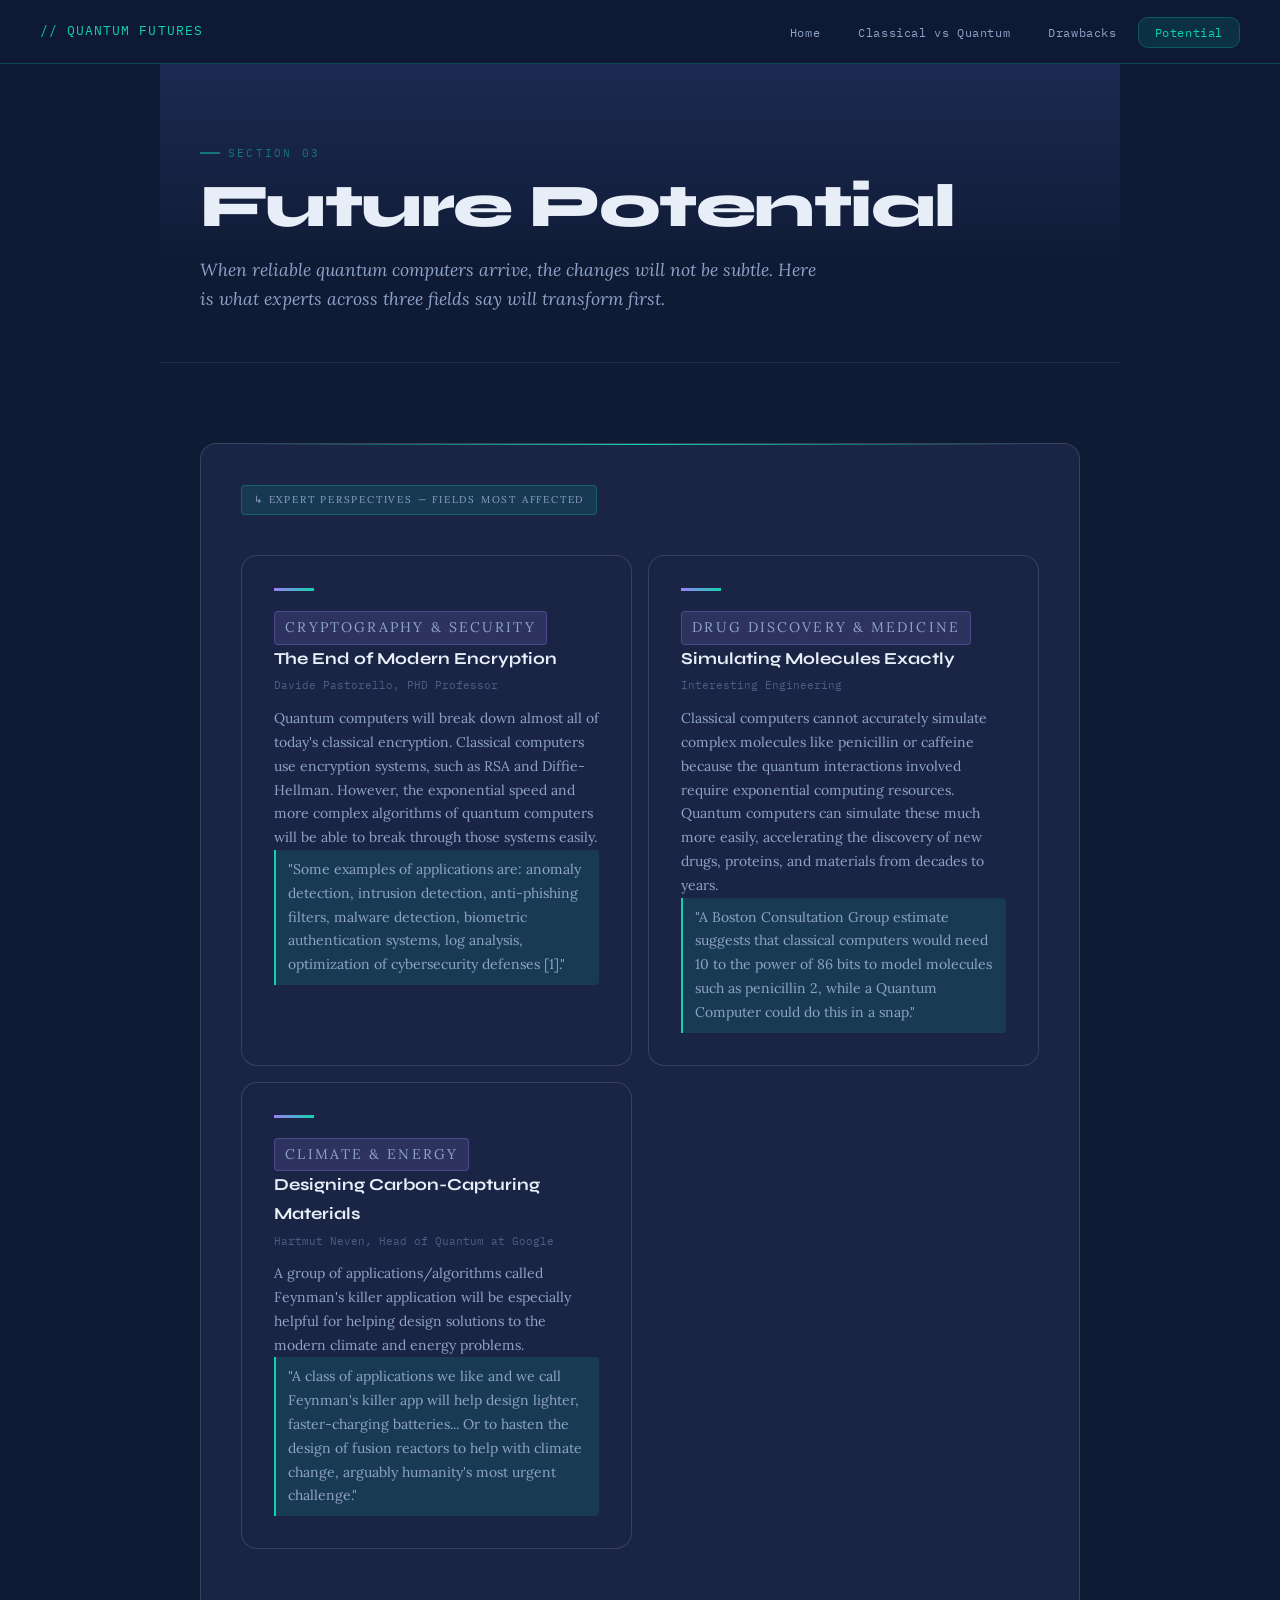
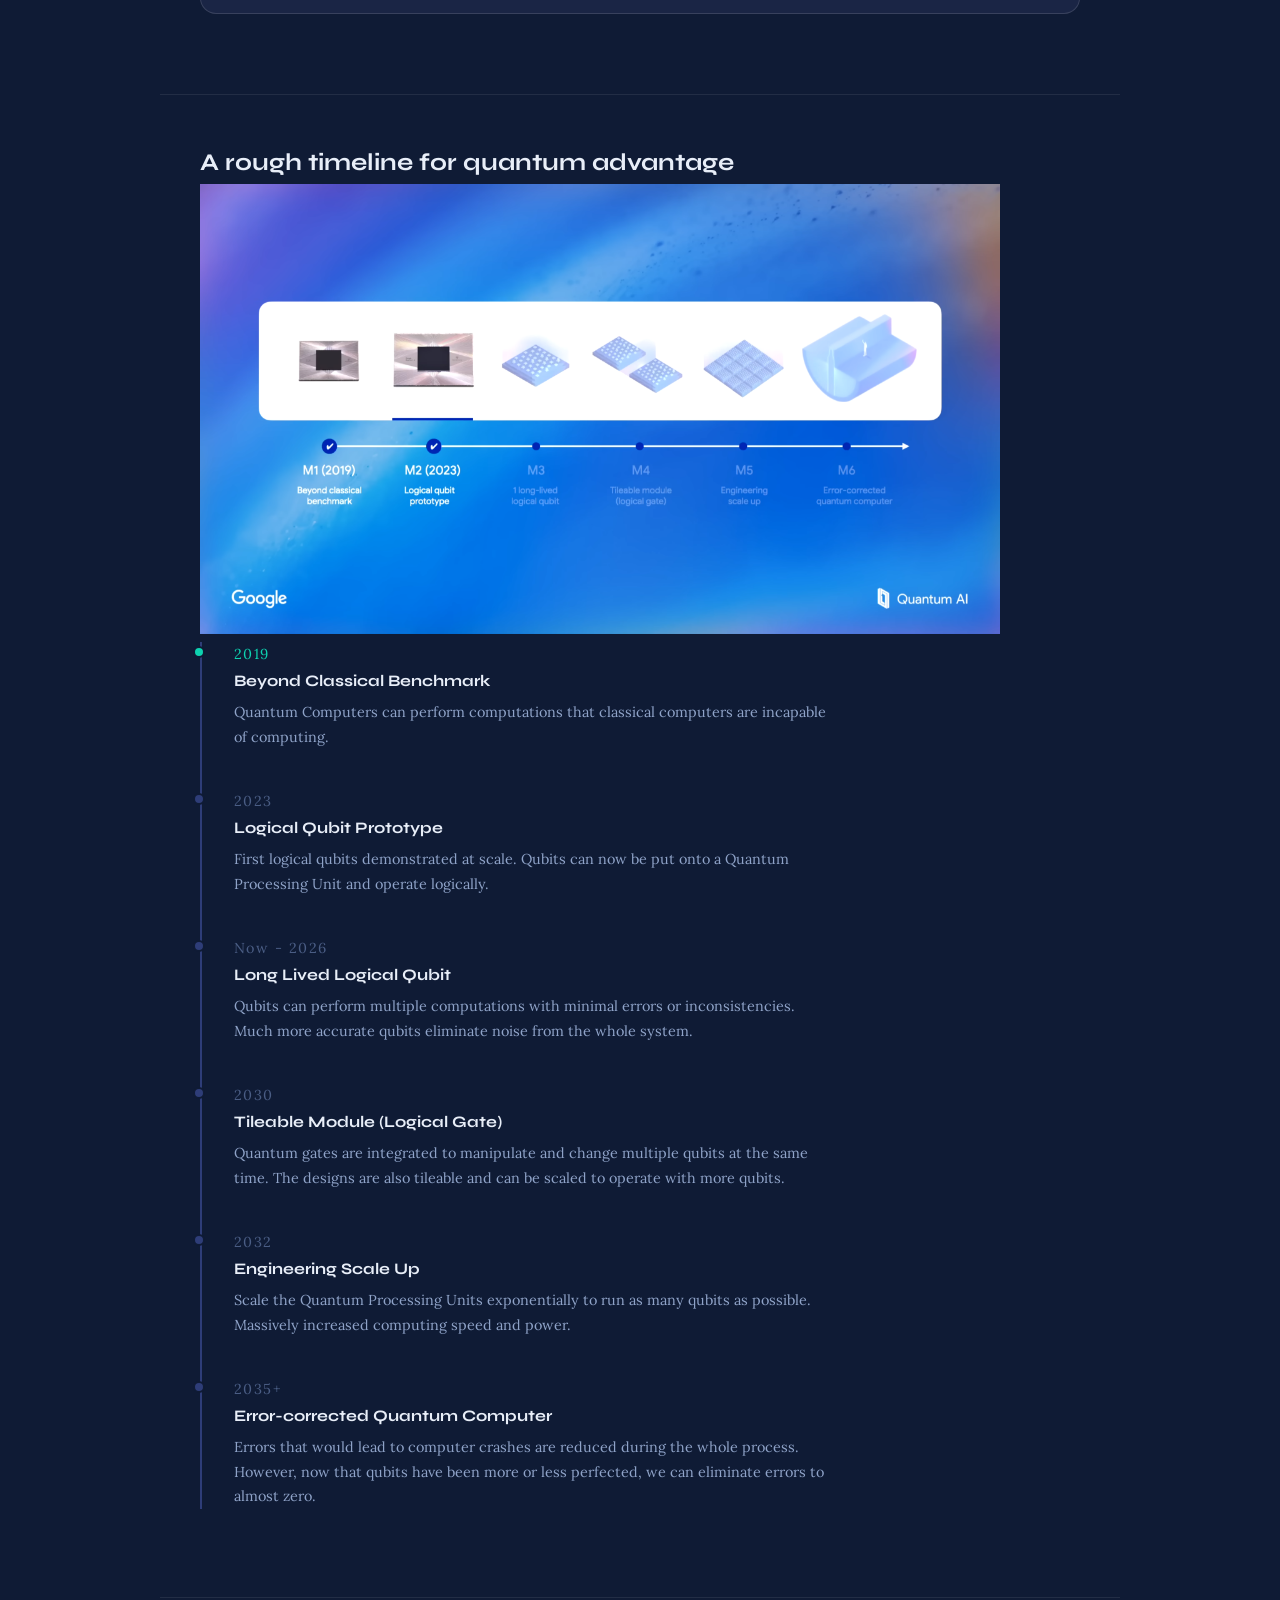
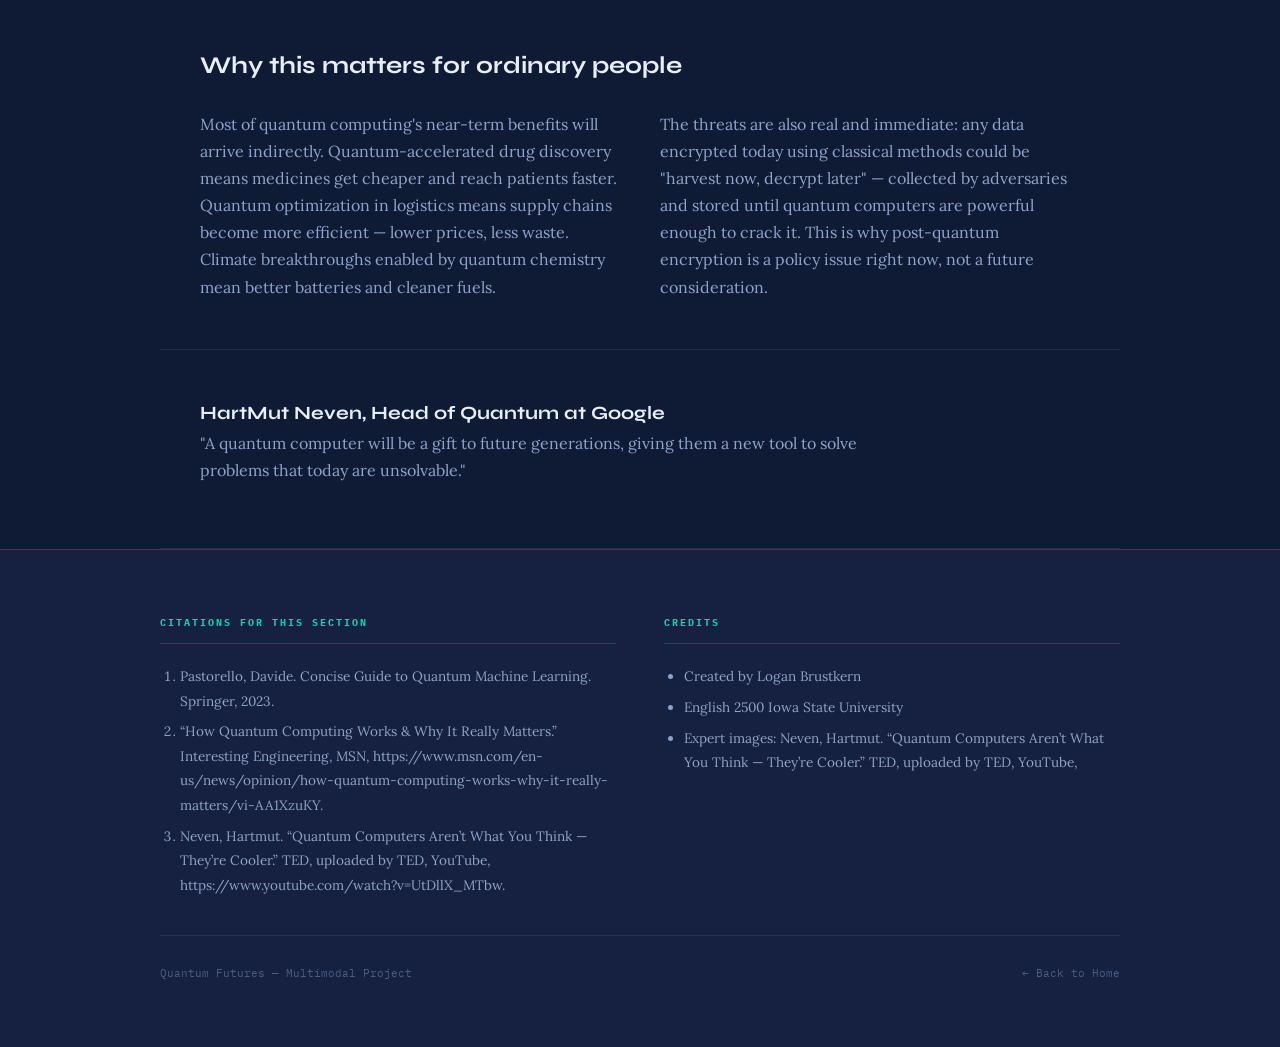
<file: potential.html>
<!DOCTYPE html>
<html lang="en">
<head>
  <meta charset="UTF-8" />
  <meta name="viewport" content="width=device-width, initial-scale=1.0" />
  <title>Future Potential — Quantum Futures</title>
  <link rel="stylesheet" href="style.css" />
</head>
<body>

<nav>
  <a href="index.html" class="nav-brand">// QUANTUM FUTURES</a>
  <ul class="nav-links">
    <li><a href="index.html">Home</a></li>
    <li><a href="better.html">Classical vs Quantum</a></li>
    <li><a href="drawbacks.html">Drawbacks</a></li>
    <li><a href="potential.html" class="active">Potential</a></li>
  </ul>
</nav>

<main>
  <header class="page-header fade-in">
    <p class="section-label">Section 03</p>
    <h1 class="page-title">Future Potential</h1>
    <p class="page-intro">
      When reliable quantum computers arrive, the changes will not be subtle.
      Here is what experts across three fields say will transform first.
    </p>
  </header>

  <!-- EXPERT CARDS FEATURE -->
  <section class="content-section fade-in">
    <div class="feature-block">
      <p class="feature-label">↳ Expert Perspectives — Fields Most Affected</p>

      <div class="expert-grid">

        <div class="expert-card">
          <div style="height:3px;background:linear-gradient(90deg,var(--violet),var(--teal));width:40px;margin-bottom:1.25rem;"></div>
          <p class="expert-field">Cryptography &amp; Security</p>
          <h3>The End of Modern Encryption</h3>
          <p class="expert-name">Davide Pastorello, PHD Professor</p>
          <p>
            Quantum computers will break down almost all of today's classical encryption. 
            Classical computers use encryption systems, such as RSA and Diffie-Hellman. 
            However, the exponential speed and more complex algorithms of quantum computers
            will be able to break through those systems easily.
          </p>
          <p class="expert-quote">"Some examples of applications are: anomaly detection,
            intrusion detection, anti-phishing filters, malware detection,
            biometric authentication systems, log analysis, optimization of
            cybersecurity defenses [1]."</p>
        </div>

        <div class="expert-card">
          <div class="expert-visual" style="height:3px;background:linear-gradient(90deg,var(--violet),var(--teal));width:40px;margin-bottom:1.25rem;"></div>
          <p class="expert-field">Drug Discovery &amp; Medicine</p>
          <h3>Simulating Molecules Exactly</h3>
          <p class="expert-name">Interesting Engineering</p>
          <p>
            Classical computers cannot accurately simulate complex molecules like
            penicillin or caffeine because the quantum interactions involved require
            exponential computing resources. Quantum computers can simulate these
            much more easily, accelerating the discovery of new drugs, proteins,
            and materials from decades to years.
          </p>
          <p class="expert-quote">"A Boston Consultation Group estimate suggests that classical
            computers would need 10 to the power of 86 bits to model molecules
            such as penicillin 2, while a Quantum Computer could do this in a snap."</p>
        </div>

        <div class="expert-card">
          <div class="expert-visual" style="height:3px;background:linear-gradient(90deg,var(--violet),var(--teal));width:40px;margin-bottom:1.25rem;"></div>
          <p class="expert-field">Climate &amp; Energy</p>
          <h3>Designing Carbon-Capturing Materials</h3>
          <p class="expert-name">Hartmut Neven, Head of Quantum at Google</p>
          <p>
            A group of applications/algorithms called Feynman's killer application
            will be especially helpful for helping design solutions to the modern 
            climate and energy problems.
          </p>
          <p class="expert-quote">"A class of applications we like and we call Feynman's
            killer app will help design lighter, faster-charging batteries...
            Or to hasten the design of fusion reactors to help with climate change,
            arguably humanity's most urgent challenge."</p>
        </div>


      </div>
    </div>
  </section>

  <!-- TIMELINE VISUAL -->
  <section class="content-section fade-in">
    <h1>A rough timeline for quantum advantage</h1>
    <img src="QuantumTimeline.png" alt="Quantum timeline" width="800">
    
    <div class="timeline">

      <div class="timeline-item is-now">
        <div class="timeline-dot"></div>
        <p class="timeline-era">2019</p>
        <h3>Beyond Classical Benchmark</h3>
        <p>
          Quantum Computers can perform computations that classical computers are
          incapable of computing. 
        </p>
      </div>

      <div class="timeline-item">
        <div class="timeline-dot"></div>
        <p class="timeline-era">2023</p>
        <h3>Logical Qubit Prototype</h3>
        <p>
          First logical qubits demonstrated at scale. Qubits can now be put onto
          a Quantum Processing Unit and operate logically.
        </p>
      </div>

      <div class="timeline-item">
        <div class="timeline-dot"></div>
        <p class="timeline-era">Now - 2026</p>
        <h3>Long Lived Logical Qubit</h3>
        <p>
          Qubits can perform multiple computations with minimal errors or inconsistencies. 
          Much more accurate qubits eliminate noise from the whole system.
        </p>
      </div>

      <div class="timeline-item">
        <div class="timeline-dot"></div>
        <p class="timeline-era">2030</p>
        <h3>Tileable Module (Logical Gate)</h3>
        <p>
         Quantum gates are integrated to manipulate and change multiple qubits at the same time.
         The designs are also tileable and can be scaled to operate with more qubits.
        </p>
      </div>

      <div class="timeline-item">
        <div class="timeline-dot"></div>
        <p class="timeline-era">2032</p>
        <h3>Engineering Scale Up</h3>
        <p>
         Scale the Quantum Processing Units exponentially to run as many qubits as possible.
          Massively increased computing speed and power.
        </p>
      </div>

      <div class="timeline-item">
        <div class="timeline-dot"></div>
        <p class="timeline-era">2035+</p>
        <h3>Error-corrected Quantum Computer</h3>
        <p>
         Errors that would lead to computer crashes are reduced during the whole process.
          However, now that qubits have been more or less perfected, we can eliminate
          errors to almost zero. 
        </p>
      </div>
    </div>
  </section>

  <!-- SUPPORTING TEXT -->
  <section class="content-section fade-in">
    <h2>Why this matters for ordinary people</h2>
    <div class="supporting-text">
      <p>
        Most of quantum computing's near-term benefits will arrive indirectly.
        Quantum-accelerated drug discovery means medicines get cheaper
        and reach patients faster. Quantum optimization in logistics means supply
        chains become more efficient — lower prices, less waste. Climate breakthroughs
        enabled by quantum chemistry mean better batteries and cleaner fuels.
      </p>
      <p>
        The threats are also real and immediate: any data encrypted today using
        classical methods could be "harvest now, decrypt later" — collected by
        adversaries and stored until quantum computers are powerful enough to crack
        it. This is why post-quantum encryption is a policy issue right now, not
        a future consideration.
      </p>
    </div>
  </section>

  <section class="content-section fade-in">
    <h3>HartMut Neven, Head of Quantum at Google</h3>  
      <p>
        "A quantum computer will be a gift to future generations, giving them a new tool to solve problems that today are unsolvable."
      </p>    
  </section>

</main>

<footer id="credits">
  <div class="credits-inner fade-in">
    <div class="credits-col">
      <h3>Citations for this section</h3>
      <ol>
        <li>Pastorello, Davide. Concise Guide to Quantum Machine Learning. Springer, 2023.
         </li>
        <li>“How Quantum Computing Works & Why It Really Matters.” Interesting Engineering, MSN, https://www.msn.com/en-us/news/opinion/how-quantum-computing-works-why-it-really-matters/vi-AA1XzuKY.
         </li>
        <li>Neven, Hartmut. “Quantum Computers Aren’t What You Think — They’re Cooler.” TED, uploaded by TED, YouTube, https://www.youtube.com/watch?v=UtDllX_MTbw.</li>
       
      </ol>
    </div>
    <div class="credits-col">
      <h3>Credits</h3>
      <ul>
        <li>Created by Logan Brustkern</li>
        <li>English 2500 Iowa State University</li>
        <li>Expert images: Neven, Hartmut. “Quantum Computers Aren’t What You Think — They’re Cooler.” TED, uploaded by TED, YouTube,</li>
      </ul>
    </div>
  </div>
  <div class="credits-bottom fade-in">
    <span>Quantum Futures — Multimodal Project</span>
    <span><a href="index.html" style="color: var(--accent); text-decoration: none;">← Back to Home</a></span>
  </div>
</footer>

<script>
  const observer = new IntersectionObserver(entries => {
    entries.forEach(e => { if (e.isIntersecting) e.target.classList.add('visible'); });
  }, { threshold: 0.1 });
  document.querySelectorAll('.fade-in').forEach(el => observer.observe(el));
</script>
</body>
</html>
</file>
<file: style.css>
@import url('https://fonts.googleapis.com/css2?family=Syne:wght@400;600;700;800&family=IBM+Plex+Mono:wght@300;400;500&family=Lora:ital,wght@0,400;0,500;1,400&display=swap');

*, *::before, *::after { box-sizing: border-box; margin: 0; padding: 0; }

:root {
  --navy:        #0f1b35;
  --navy-2:      #162040;
  --navy-3:      #1c2a52;
  --slate:       #243060;
  --slate-2:     #2e3d78;

  --teal:        #0ed2b0;
  --teal-dim:    #09a88b;
  --teal-pale:   rgba(14, 210, 176, 0.12);
  --teal-glow:   rgba(14, 210, 176, 0.06);
  --border-teal: rgba(14, 210, 176, 0.25);

  --violet:      #9b7ff4;
  --violet-pale: rgba(155, 127, 244, 0.15);
  --violet-border:rgba(155, 127, 244, 0.3);

  --amber:       #f5a623;
  --amber-pale:  rgba(245, 166, 35, 0.12);
  --amber-border:rgba(245, 166, 35, 0.28);

  --surface:     #1a2545;
  --surface-2:   #213060;
  --border:      rgba(255,255,255,0.08);
  --border-2:    rgba(255,255,255,0.13);

  --text:        #e8eef8;
  --text-muted:  #8fa3c8;
  --text-dim:    #4a5d84;

  --mono:    'IBM Plex Mono', monospace;
  --display: 'Syne', sans-serif;
  --serif:   'Lora', serif;

  --nav-h:  64px;
  --radius: 10px;
  --radius-lg: 16px;
}

html { scroll-behavior: smooth; }

body {
  background: var(--navy);
  color: var(--text);
  font-family: var(--display);
  font-size: 16px;
  line-height: 1.7;
  overflow-x: hidden;
}

/* NAV */
nav {
  position: fixed;
  top: 0; left: 0; right: 0;
  height: var(--nav-h);
  background: rgba(15, 27, 53, 0.92);
  backdrop-filter: blur(16px);
  border-bottom: 1px solid var(--border-teal);
  display: flex;
  align-items: center;
  padding: 0 2.5rem;
  z-index: 100;
  gap: 2rem;
}

.nav-brand {
  font-family: var(--mono);
  font-size: 13px;
  color: var(--teal);
  letter-spacing: 0.08em;
  text-decoration: none;
  flex-shrink: 0;
}

.nav-links {
  display: flex;
  gap: 4px;
  list-style: none;
  margin-left: auto;
}

.nav-links a {
  font-family: var(--mono);
  font-size: 12px;
  color: var(--text-muted);
  text-decoration: none;
  letter-spacing: 0.05em;
  padding: 0.45rem 1rem;
  border-radius: var(--radius);
  border: 1px solid transparent;
  transition: color 0.2s, background 0.2s, border-color 0.2s;
}
.nav-links a:hover { color: var(--teal); background: var(--teal-glow); border-color: var(--border-teal); }
.nav-links a.active { color: var(--teal); background: var(--teal-pale); border-color: var(--border-teal); }

/* PAGE SHELL */
main { padding-top: var(--nav-h); min-height: 100vh; }

/* HERO */
.hero {
  min-height: calc(100vh - var(--nav-h));
  display: grid;
  place-items: center;
  text-align: center;
  padding: 4rem 2rem 3rem;
  position: relative;
  overflow: hidden;
  background: linear-gradient(160deg, var(--navy-3) 0%, var(--navy) 65%);
}

.hero-grid {
  position: absolute;
  inset: 0;
  background-image:
    linear-gradient(rgba(14,210,176,0.05) 1px, transparent 1px),
    linear-gradient(90deg, rgba(14,210,176,0.05) 1px, transparent 1px);
  background-size: 48px 48px;
  mask-image: radial-gradient(ellipse 90% 70% at 50% 40%, black, transparent 80%);
}

.hero-blob { position: absolute; border-radius: 50%; pointer-events: none; }
.hero-blob-1 {
  width: 700px; height: 500px;
  background: radial-gradient(ellipse, rgba(14,210,176,0.08), transparent 65%);
  top: -80px; left: 50%; transform: translateX(-50%);
}
.hero-blob-2 {
  width: 400px; height: 400px;
  background: radial-gradient(ellipse, rgba(155,127,244,0.1), transparent 65%);
  bottom: -60px; right: -80px;
}
.hero-blob-3 {
  width: 300px; height: 300px;
  background: radial-gradient(ellipse, rgba(245,166,35,0.06), transparent 65%);
  bottom: 40px; left: -60px;
}

.hero-eyebrow {
  font-family: var(--mono);
  font-size: 11px;
  color: var(--teal);
  letter-spacing: 0.22em;
  text-transform: uppercase;
  margin-bottom: 1.5rem;
  opacity: 0;
  animation: fadeUp 0.6s ease forwards 0.2s;
}

.hero-title {
  font-weight: 800;
  font-size: clamp(2.2rem, 6vw, 5rem);
  line-height: 1.05;
  letter-spacing: -0.02em;
  max-width: 960px;
  margin: 0 auto 1.75rem;
  opacity: 0;
  animation: fadeUp 0.7s ease forwards 0.4s;
}
.hero-title em { font-style: normal; color: var(--teal); }

.hero-subtitle {
  font-family: var(--serif);
  font-size: 1.15rem;
  color: var(--text-muted);
  max-width: 580px;
  margin: 0 auto 3rem;
  opacity: 0;
  animation: fadeUp 0.7s ease forwards 0.6s;
}

.hero-nav-cards {
  display: grid;
  grid-template-columns: repeat(3, 1fr);
  gap: 16px;
  max-width: 860px;
  width: 100%;
  margin: 0 auto;
  opacity: 0;
  animation: fadeUp 0.8s ease forwards 0.8s;
}

.hero-card {
  background: var(--surface);
  border: 1px solid var(--border-2);
  border-radius: var(--radius-lg);
  padding: 1.75rem 1.5rem;
  text-decoration: none;
  display: flex;
  flex-direction: column;
  gap: 0.6rem;
  transition: border-color 0.2s, background 0.2s, transform 0.2s;
  position: relative;
  overflow: hidden;
}
.hero-card::after {
  content: '';
  position: absolute;
  top: 0; left: 0; right: 0;
  height: 3px;
  border-radius: var(--radius-lg) var(--radius-lg) 0 0;
  opacity: 0;
  transition: opacity 0.2s;
}
.hero-card:nth-child(1)::after { background: var(--teal); }
.hero-card:nth-child(2)::after { background: var(--violet); }
.hero-card:nth-child(3)::after { background: var(--amber); }
.hero-card:hover { border-color: var(--border-teal); background: var(--surface-2); transform: translateY(-3px); }
.hero-card:hover::after { opacity: 1; }

.hero-card-num { font-family: var(--mono); font-size: 11px; letter-spacing: 0.12em; }
.hero-card:nth-child(1) .hero-card-num { color: var(--teal); }
.hero-card:nth-child(2) .hero-card-num { color: var(--violet); }
.hero-card:nth-child(3) .hero-card-num { color: var(--amber); }

.hero-card-title { font-size: 0.95rem; font-weight: 700; color: var(--text); line-height: 1.3; }
.hero-card-desc  { font-family: var(--mono); font-size: 11px; color: var(--text-dim); line-height: 1.5; }

.hero-card-arrow {
  margin-top: 0.5rem;
  font-size: 18px;
  opacity: 0;
  transform: translateX(-6px);
  transition: opacity 0.2s, transform 0.2s;
}
.hero-card:nth-child(1) .hero-card-arrow { color: var(--teal); }
.hero-card:nth-child(2) .hero-card-arrow { color: var(--violet); }
.hero-card:nth-child(3) .hero-card-arrow { color: var(--amber); }
.hero-card:hover .hero-card-arrow { opacity: 1; transform: translateX(0); }

/* SECTION LABEL */
.section-label {
  font-family: var(--mono);
  font-size: 11px;
  letter-spacing: 0.2em;
  text-transform: uppercase;
  color: var(--teal);
  margin-bottom: 0.75rem;
  display: flex;
  align-items: center;
  gap: 8px;
}
.section-label::before {
  content: '';
  display: inline-block;
  width: 20px; height: 2px;
  background: var(--teal);
  flex-shrink: 0;
}

/* PAGE HEADER */
.page-header {
  padding: 5rem 2.5rem 3rem;
  max-width: 960px;
  margin: 0 auto;
  border-bottom: 1px solid var(--border);
  position: relative;
}
.page-header::before {
  content: '';
  position: absolute;
  top: 0; left: 0; right: 0;
  height: 200px;
  background: linear-gradient(180deg, var(--navy-3), transparent);
  pointer-events: none;
}

.page-title {
  font-size: clamp(2rem, 5vw, 3.8rem);
  font-weight: 800;
  line-height: 1.05;
  letter-spacing: -0.025em;
  margin-bottom: 1rem;
  position: relative;
}

.page-intro {
  font-family: var(--serif);
  font-size: 1.1rem;
  color: var(--text-muted);
  max-width: 620px;
  font-style: italic;
  position: relative;
}

/* CONTENT SECTION */
.content-section {
  max-width: 960px;
  margin: 0 auto;
  padding: 3rem 2.5rem;
  border-bottom: 1px solid var(--border);
}
.content-section h2 { font-size: 1.5rem; font-weight: 700; margin-bottom: 1rem; color: var(--text); }
.content-section p  { color: var(--text-muted); font-family: var(--serif); margin-bottom: 1rem; max-width: 700px; }

/* FEATURE BLOCK */
.feature-block {
  background: var(--surface);
  border: 1px solid var(--border-2);
  border-radius: var(--radius-lg);
  padding: 2.5rem;
  margin: 2rem 0;
  position: relative;
  overflow: hidden;
}
.feature-block::before {
  content: '';
  position: absolute;
  top: 0; left: 2.5rem; right: 2.5rem;
  height: 1px;
  background: linear-gradient(90deg, transparent, var(--teal), transparent);
}

.feature-label {
  font-family: var(--mono);
  font-size: 10px;
  letter-spacing: 0.18em;
  color: var(--teal);
  text-transform: uppercase;
  margin-bottom: 1.75rem;
  padding: 0.35rem 0.75rem;
  background: var(--teal-pale);
  border: 1px solid var(--border-teal);
  border-radius: 4px;
  display: inline-block;
}

/* SLIDER COLS */
.slider-container {
  display: grid;
  grid-template-columns: 1fr 1fr;
  gap: 1.5rem;
  margin: 1.5rem 0;
}
.slider-col {
  background: var(--navy-2);
  border: 1px solid var(--border);
  border-radius: var(--radius);
  padding: 1.5rem;
}
.slider-col.is-quantum { border-color: var(--violet-border); background: rgba(155,127,244,0.04); }

.slider-col-label {
  font-family: var(--mono);
  font-size: 10px;
  letter-spacing: 0.18em;
  text-transform: uppercase;
  margin-bottom: 1.25rem;
  padding: 0.25rem 0.6rem;
  border-radius: 4px;
  display: inline-block;
}
.slider-col.is-classical .slider-col-label { color: var(--teal); background: var(--teal-pale); border: 1px solid var(--border-teal); }
.slider-col.is-quantum   .slider-col-label { color: var(--violet); background: var(--violet-pale); border: 1px solid var(--violet-border); }

.slider-group label { font-family: var(--mono); font-size: 12px; color: var(--text-muted); display: block; margin-bottom: 0.5rem; }
.slider-group input[type="range"] { width: 100%; cursor: pointer; accent-color: var(--teal); }
.slider-col.is-quantum input[type="range"] { accent-color: var(--violet); }

.slider-display { font-family: var(--mono); font-size: 2.25rem; font-weight: 500; margin: 0.75rem 0 0.25rem; }
.slider-col.is-classical .slider-display { color: var(--teal); }
.slider-col.is-quantum   .slider-display { color: var(--violet); }

.slider-desc { font-family: var(--mono); font-size: 11px; color: var(--text-dim); margin-bottom: 1rem; }

.comparison-bar { height: 5px; background: var(--navy-3); border-radius: 3px; overflow: hidden; }
.comparison-bar-fill { height: 100%; border-radius: 3px; transition: width 0.35s ease; background: var(--teal); }
.comparison-bar-fill.purple { background: var(--violet); }

/* VIDEO */
.video-wrapper {
  position: relative;
  padding-bottom: 56.25%;
  height: 0;
  background: var(--navy-3);
  border: 1px solid var(--border-2);
  border-radius: var(--radius);
  overflow: hidden;
}
.video-wrapper iframe, .video-wrapper .video-placeholder {
  position: absolute; inset: 0; width: 100%; height: 100%;
}
.video-placeholder {
  display: flex; align-items: center; justify-content: center;
  flex-direction: column; gap: 1rem;
  color: var(--text-dim); font-family: var(--mono); font-size: 13px;
}
.video-placeholder .play-icon {
  width: 56px; height: 56px; border-radius: 50%;
  background: var(--teal-pale); border: 1px solid var(--border-teal);
  display: flex; align-items: center; justify-content: center;
  font-size: 22px; color: var(--teal);
}

/* QUBIT CARDS */
.qubit-cards { display: grid; grid-template-columns: repeat(3, 1fr); gap: 16px; margin: 1.5rem 0; }

.qubit-card {
  background: var(--surface);
  border: 1px solid var(--border-2);
  border-radius: var(--radius-lg);
  padding: 1.75rem 1.5rem;
  position: relative;
  overflow: hidden;
  transition: transform 0.2s;
}
.qubit-card:hover { transform: translateY(-2px); }
.qubit-card::before {
  content: '';
  position: absolute; top: 0; left: 0; right: 0;
  height: 3px; border-radius: var(--radius-lg) var(--radius-lg) 0 0;
}
.qubit-card:nth-child(1)::before { background: var(--teal); }
.qubit-card:nth-child(2)::before { background: var(--violet); }
.qubit-card:nth-child(3)::before { background: var(--amber); }
.qubit-card:nth-child(1) { border-top-color: var(--border-teal); }
.qubit-card:nth-child(2) { border-top-color: var(--violet-border); }
.qubit-card:nth-child(3) { border-top-color: var(--amber-border); }

.qubit-card-type {
  font-family: var(--mono); font-size: 10px; letter-spacing: 0.15em;
  text-transform: uppercase; margin-bottom: 0.75rem;
  display: inline-block; padding: 0.2rem 0.6rem; border-radius: 4px;
}
.qubit-card:nth-child(1) .qubit-card-type { color: var(--teal); background: var(--teal-pale); border: 1px solid var(--border-teal); }
.qubit-card:nth-child(2) .qubit-card-type { color: var(--violet); background: var(--violet-pale); border: 1px solid var(--violet-border); }
.qubit-card:nth-child(3) .qubit-card-type { color: var(--amber); background: var(--amber-pale); border: 1px solid var(--amber-border); }

.qubit-card h3 { font-size: 1rem; font-weight: 700; margin-bottom: 0.75rem; color: var(--text); }
.qubit-card p { font-family: var(--serif); font-size: 0.875rem; color: var(--text-muted); margin: 0; line-height: 1.7; }

.qubit-challenge {
  font-family: var(--mono); font-size: 11px; margin-top: 1.25rem;
  padding: 0.5rem 0.75rem; border-radius: 4px;
}
.qubit-card:nth-child(1) .qubit-challenge { color: var(--teal); background: var(--teal-pale); }
.qubit-card:nth-child(2) .qubit-challenge { color: var(--violet); background: var(--violet-pale); }
.qubit-card:nth-child(3) .qubit-challenge { color: var(--amber); background: var(--amber-pale); }

/* EXPERT CARDS */
.expert-grid { display: grid; grid-template-columns: repeat(2, 1fr); gap: 16px; margin: 1.5rem 0; }

.expert-card {
  background: var(--surface);
  border: 1px solid var(--border-2);
  border-radius: var(--radius-lg);
  padding: 2rem;
  transition: border-color 0.2s, transform 0.2s;
}
.expert-card:hover { border-color: var(--violet-border); transform: translateY(-2px); }

.expert-field {
  font-family: var(--mono); font-size: 10px; letter-spacing: 0.15em;
  color: var(--violet); text-transform: uppercase;
  padding: 0.25rem 0.65rem; background: var(--violet-pale);
  border: 1px solid var(--violet-border); border-radius: 4px;
  display: inline-block; margin-bottom: 1rem;
}

.expert-card h3 { font-size: 1.05rem; font-weight: 700; margin-bottom: 0.2rem; color: var(--text); }
.expert-card .expert-name { font-family: var(--mono); font-size: 11px; color: var(--text-dim); margin-bottom: 0.75rem; }
.expert-card p { font-family: var(--serif); font-size: 0.875rem; color: var(--text-muted); margin: 0; }

.expert-quote {
  font-family: var(--mono); font-size: 11px; color: var(--teal);
  margin-top: 1rem; padding: 0.5rem 0.75rem;
  background: var(--teal-pale); border-left: 2px solid var(--teal); border-radius: 0 4px 4px 0;
}

/* STAT ROW */
.stat-row { display: grid; grid-template-columns: repeat(3, 1fr); gap: 16px; margin: 2rem 0; }

.stat-cell {
  background: var(--surface);
  border: 1px solid var(--border-2);
  border-radius: var(--radius-lg);
  padding: 1.75rem;
  text-align: center;
  position: relative;
  overflow: hidden;
}
.stat-cell::before {
  content: ''; position: absolute; top: 0; left: 0; right: 0; height: 2px;
}
.stat-cell:nth-child(1)::before { background: var(--teal); }
.stat-cell:nth-child(2)::before { background: var(--violet); }
.stat-cell:nth-child(3)::before { background: var(--amber); }

.stat-number { font-family: var(--mono); font-size: 2.2rem; font-weight: 500; display: block; margin-bottom: 0.5rem; }
.stat-cell:nth-child(1) .stat-number { color: var(--teal); }
.stat-cell:nth-child(2) .stat-number { color: var(--violet); }
.stat-cell:nth-child(3) .stat-number { color: var(--amber); }
.stat-label { font-family: var(--mono); font-size: 11px; color: var(--text-dim); letter-spacing: 0.05em; line-height: 1.5; }

/* SUPPORTING TEXT */
.supporting-text { display: grid; grid-template-columns: 1fr 1fr; gap: 2.5rem; margin-top: 1.5rem; }
.supporting-text p { margin: 0; }

/* SUMMARY BAR */
.summary-bar {
  display: grid; grid-template-columns: repeat(3, 1fr);
  gap: 1px; background: var(--border);
  border-radius: var(--radius); overflow: hidden; margin-top: 1.75rem;
}
.summary-cell { background: var(--navy-2); padding: 1.25rem; text-align: center; }
.summary-cell-label { font-family: var(--mono); font-size: 10px; letter-spacing: 0.12em; text-transform: uppercase; color: var(--text-dim); margin-bottom: 0.4rem; }
.summary-cell-value { font-family: var(--mono); font-size: 1.6rem; font-weight: 500; }

/* TIMELINE */
.timeline { position: relative; padding-left: 2rem; border-left: 2px solid var(--slate-2); }
.timeline-item { margin-bottom: 2.5rem; position: relative; }
.timeline-dot {
  position: absolute; left: -2.55rem; top: 0.25rem;
  width: 12px; height: 12px; border-radius: 50%;
  background: var(--slate-2); border: 2px solid var(--navy);
}
.timeline-item.is-now .timeline-dot { background: var(--teal); }
.timeline-era { font-family: var(--mono); font-size: 11px; letter-spacing: 0.1em; margin-bottom: 0.3rem; }
.timeline-item.is-now .timeline-era  { color: var(--teal); }
.timeline-item:not(.is-now) .timeline-era { color: var(--text-dim); }
.timeline-item h3 { font-size: 1rem; font-weight: 700; margin-bottom: 0.4rem; color: var(--text); }
.timeline-item p  { font-family: var(--serif); font-size: 0.9rem; color: var(--text-muted); max-width: 600px; margin: 0; }

/* CREDITS */
#credits { background: var(--navy-2); border-top: 1px solid var(--border-teal); padding: 4rem 2.5rem; }

.credits-inner { max-width: 960px; margin: 0 auto; display: grid; grid-template-columns: 1fr 1fr; gap: 3rem; }

.credits-col h3 {
  font-family: var(--mono); font-size: 10px; letter-spacing: 0.2em;
  color: var(--teal); text-transform: uppercase;
  margin-bottom: 1.25rem; padding-bottom: 0.75rem;
  border-bottom: 1px solid var(--border-teal);
}
.credits-col ol, .credits-col ul {
  padding-left: 1.25rem; color: var(--text-muted);
  font-family: var(--serif); font-size: 0.85rem; line-height: 1.8;
}
.credits-col li { margin-bottom: 0.4rem; }
.credits-col a { color: var(--teal); text-decoration: none; font-style: italic; }

.credits-bottom {
  max-width: 960px; margin: 2rem auto 0;
  padding-top: 1.75rem; border-top: 1px solid var(--border);
  font-family: var(--mono); font-size: 11px; color: var(--text-dim);
  display: flex; justify-content: space-between; align-items: center;
}

/* ANIMATIONS */
@keyframes fadeUp {
  from { opacity: 0; transform: translateY(20px); }
  to   { opacity: 1; transform: translateY(0); }
}
.fade-in { opacity: 0; transform: translateY(14px); transition: opacity 0.6s ease, transform 0.6s ease; }
.fade-in.visible { opacity: 1; transform: translateY(0); }

/* RESPONSIVE */
@media (max-width: 720px) {
  nav { padding: 0 1.25rem; }
  .hero-nav-cards, .stat-row, .supporting-text, .summary-bar { grid-template-columns: 1fr; gap: 12px; }
  .slider-container, .qubit-cards, .expert-grid, .credits-inner { grid-template-columns: 1fr; }
  .nav-links a { padding: 0.4rem 0.6rem; font-size: 11px; }
  .content-section, .page-header { padding-left: 1.25rem; padding-right: 1.25rem; }
  .feature-block { padding: 1.5rem; }
}
</file>
